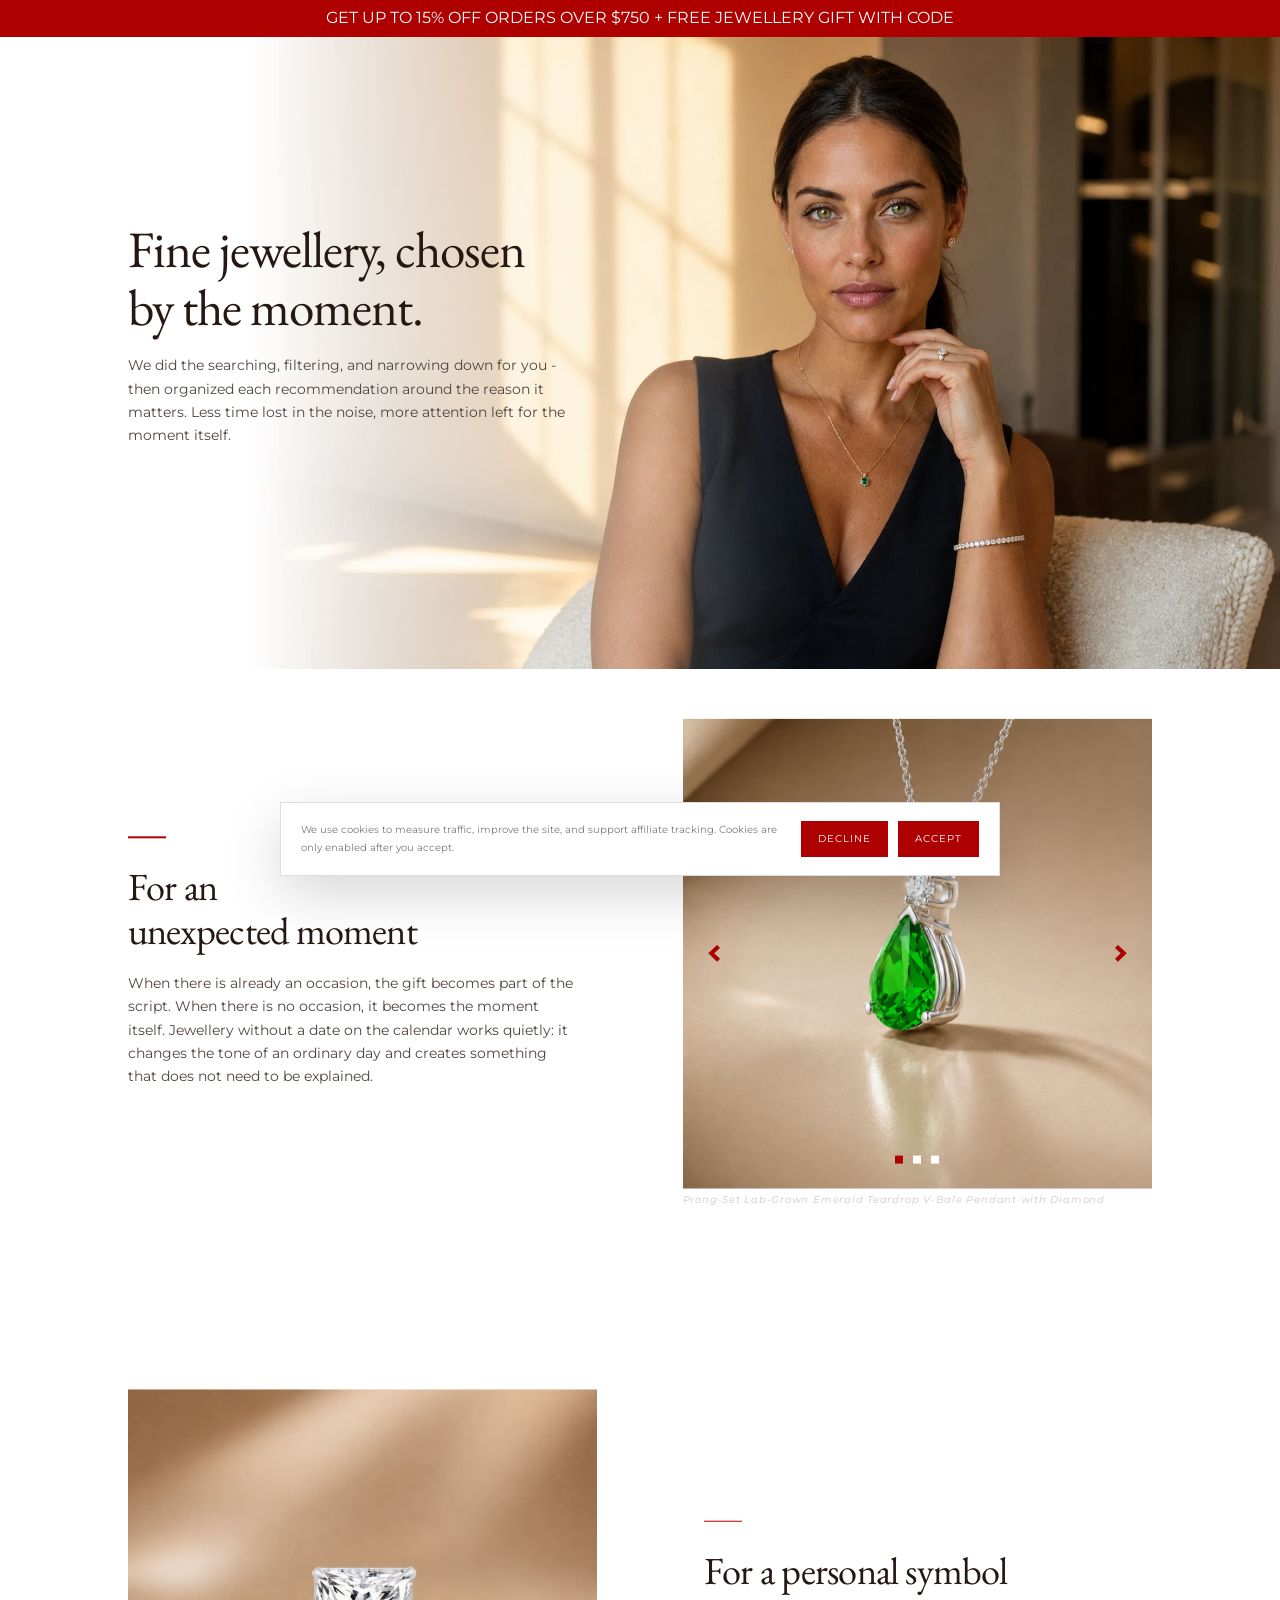
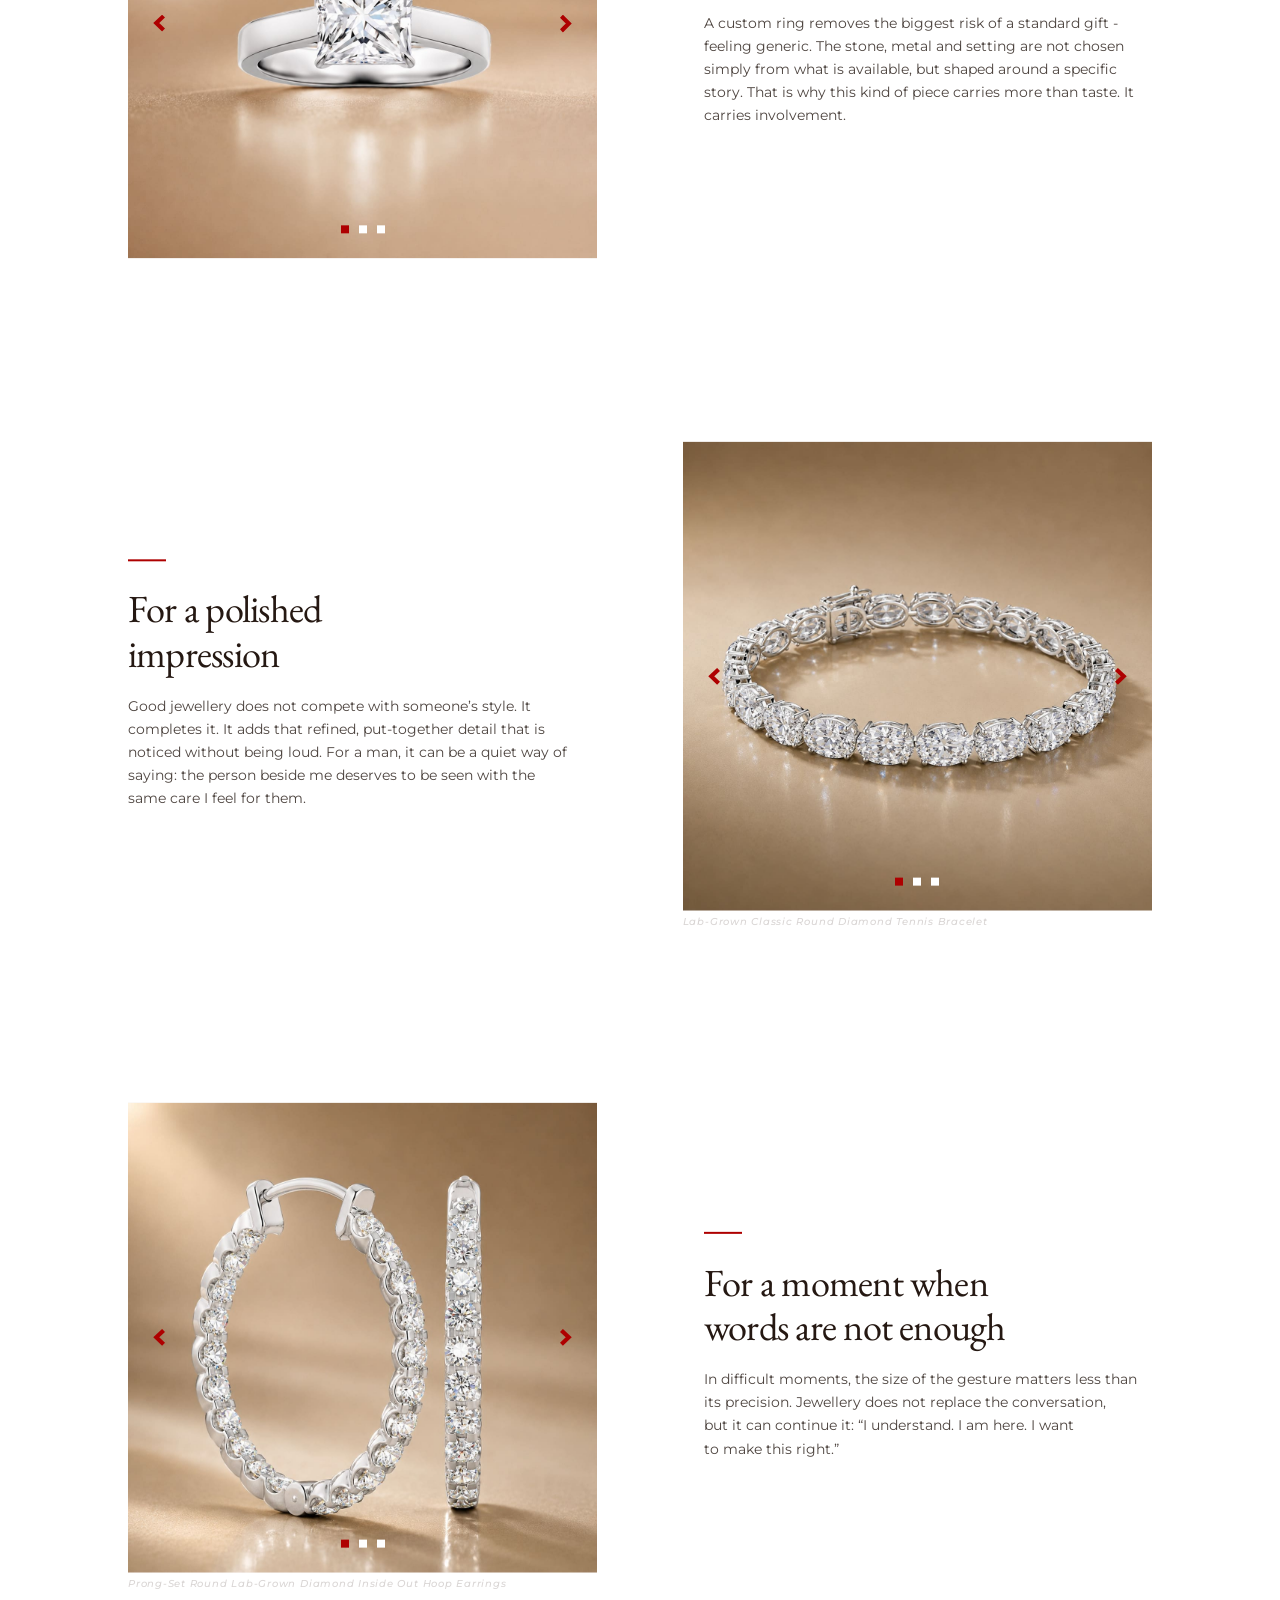
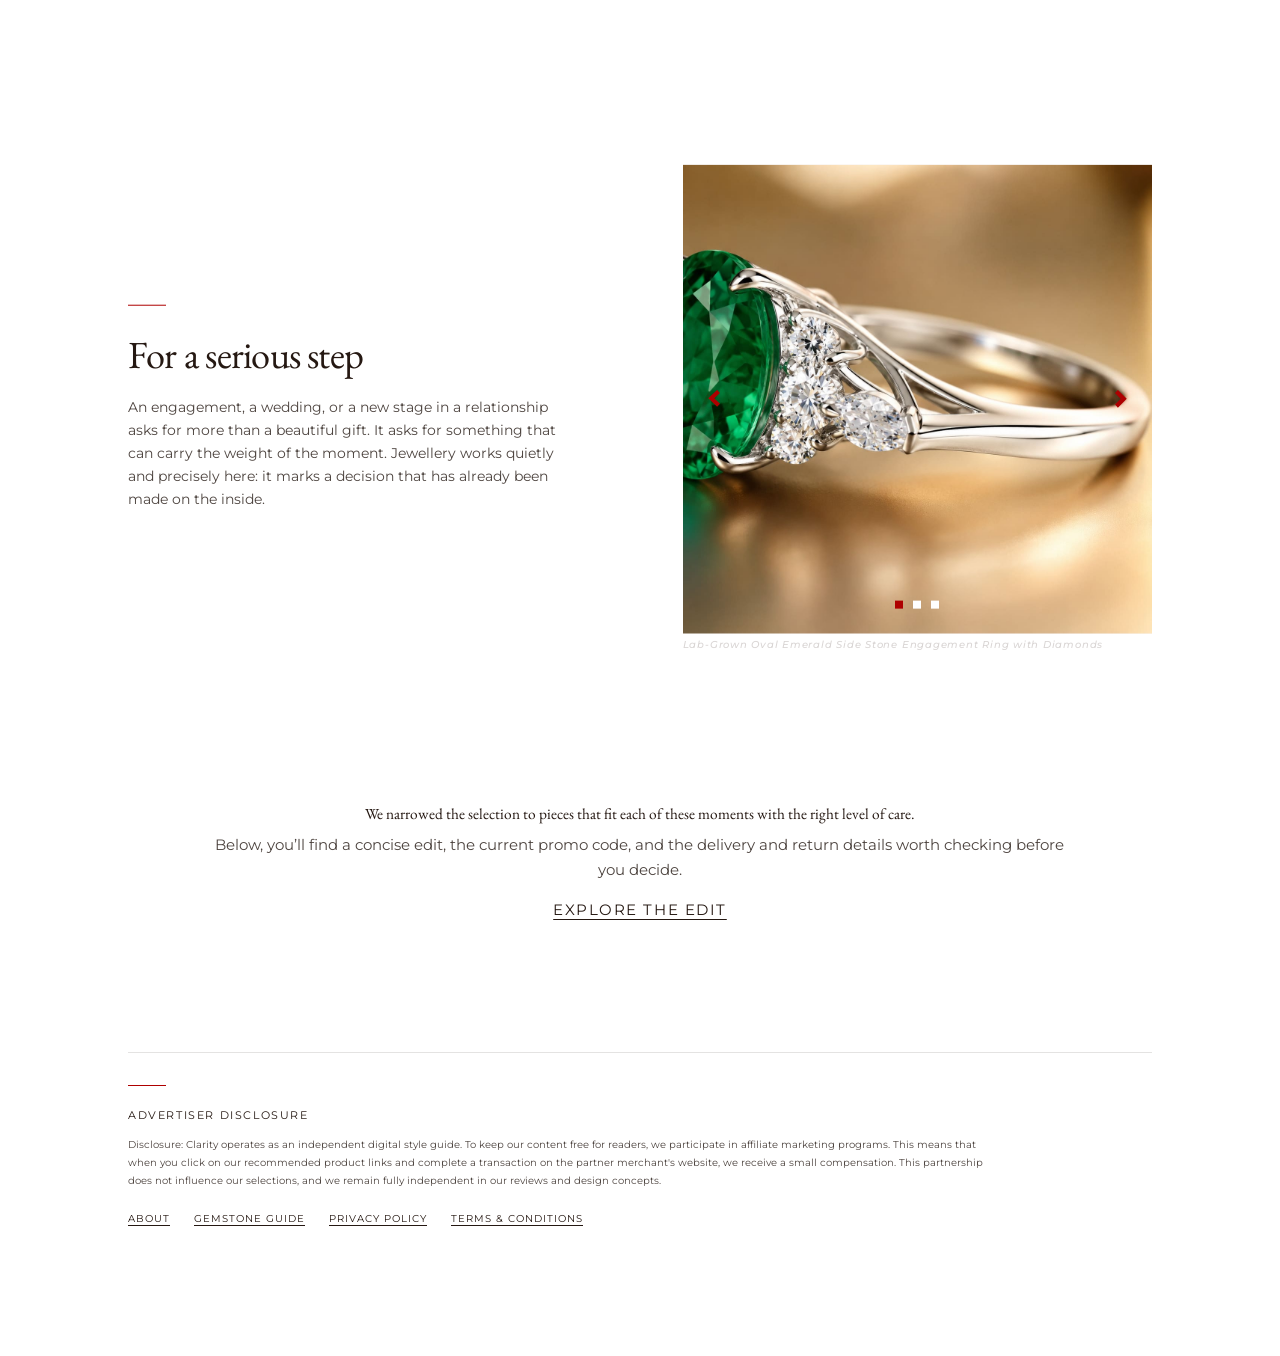
<file: index.html>
<!DOCTYPE html>
<html lang="en">
<head>
  <!-- Google Tag Manager -->
<script>(function(w,d,s,l,i){w[l]=w[l]||[];w[l].push({'gtm.start':
new Date().getTime(),event:'gtm.js'});var f=d.getElementsByTagName(s)[0],
j=d.createElement(s),dl=l!='dataLayer'?'&l='+l:'';j.async=true;j.src=
'https://www.googletagmanager.com/gtm.js?id='+i+dl;f.parentNode.insertBefore(j,f);
})(window,document,'script','dataLayer','GTM-MC8GQZH6');</script>
<!-- End Google Tag Manager -->
  
  <meta charset="utf-8" />
  <meta name="viewport" content="width=device-width, initial-scale=1.0">
  <meta name="description" content="Clarity is an independent fine jewellery edit designed to help readers choose refined jewellery pieces with more confidence, clarity and less noise.">
  <title>Clarity</title>

  <link rel="shortcut icon" href="Images/Favicon.svg" type="image/x-icon">

  <!-- Fonts -->
  <link href="https://fonts.googleapis.com/css2?family=EB+Garamond:wght@400;500&family=Montserrat:ital,wght@0,400;0,700;1,500&display=swap" rel="stylesheet">

  <script>
    try {
      var savedCookieConsent = localStorage.getItem('clarityCookieConsent');

      if (savedCookieConsent === 'accepted' || savedCookieConsent === 'declined') {
        document.documentElement.classList.add('cookie-consent-saved');
      }
    } catch (error) {
      /* Keep the cookie banner visible if localStorage is unavailable. */
    }
  </script>

  <!-- CSS -->
  <link rel="stylesheet" href="StyleSheet1.css">
</head>

<body>
  <!-- Google Tag Manager (noscript) -->
<noscript><iframe src="https://www.googletagmanager.com/ns.html?id=GTM-MC8GQZH6"
height="0" width="0" style="display:none;visibility:hidden"></iframe></noscript>
<!-- End Google Tag Manager (noscript) -->

  <!-- CSS-only popup toggle -->
  <input type="checkbox" id="promo-popup-toggle" class="popup-toggle" aria-hidden="true" tabindex="-1">

  <!-- Top promo bar -->
  <button class="promo-bar" type="button" data-popup-open>
    GET UP TO 15% OFF ORDERS OVER $750 + FREE JEWELLERY GIFT WITH CODE
  </button>

  <!-- Hero background image -->
  <div class="fixed-hero-image"></div>

  <main class="main-content">

    <!-- Section 1 -->
    <section class="section hero-text-section">
      <div class="hero-text-content">
       <h1 class="main-heading">
          <span class="main-heading-line">Fine jewellery,</span>
          <span class="main-heading-line">chosen by the moment.</span>
        </h1>

        <p class="main-description">
          We did the searching, filtering, and narrowing down for
          you - then organized each recommendation around the
          reason it matters. Less time lost in the noise, more
          attention left for the moment itself.
        </p>
      </div>
    </section>


    <!-- Section 2 -->
    <section class="section moment-section">
      <div class="moment-text-content">
        <div class="section-red-line"></div>

        <h2 class="section-heading">
          For an<br>
          unexpected moment
        </h2>

        <p class="section-description">
          When there is already an occasion, the gift becomes part
          of the script. When there is no occasion, it becomes the
          moment itself. Jewellery without a date on the calendar
          works quietly: it changes the tone of an ordinary day and
          creates something that does not need to be explained.
        </p>
      </div>

      <div class="slider-group">
        <div class="css-slider">
          <input type="radio" name="slider-1" id="slider-1-slide-1" class="slider-radio" checked>
          <input type="radio" name="slider-1" id="slider-1-slide-2" class="slider-radio">
          <input type="radio" name="slider-1" id="slider-1-slide-3" class="slider-radio">

          <div class="css-slider-track">
            <div class="css-slide">
              <img src="Images/Slide1_1.jpg" alt="Jewellery slide 1" class="css-slide-image">
            </div>

            <div class="css-slide">
              <img src="Images/Slide1_2.jpg" alt="Jewellery slide 2" class="css-slide-image">
            </div>

            <div class="css-slide">
              <img src="Images/Slide1_3.jpg" alt="Jewellery slide 3" class="css-slide-image">
            </div>
          </div>

          <div class="slider-nav slider-nav--1">
            <label for="slider-1-slide-3" class="slider-zone slider-zone--left">
              <img src="Images/arrow right.svg" alt="" class="slider-arrow slider-arrow--left">
            </label>

            <label for="slider-1-slide-2" class="slider-zone slider-zone--right">
              <img src="Images/arrow right.svg" alt="" class="slider-arrow slider-arrow--right">
            </label>
          </div>

          <div class="slider-nav slider-nav--2">
            <label for="slider-1-slide-1" class="slider-zone slider-zone--left">
              <img src="Images/arrow right.svg" alt="" class="slider-arrow slider-arrow--left">
            </label>

            <label for="slider-1-slide-3" class="slider-zone slider-zone--right">
              <img src="Images/arrow right.svg" alt="" class="slider-arrow slider-arrow--right">
            </label>
          </div>

          <div class="slider-nav slider-nav--3">
            <label for="slider-1-slide-2" class="slider-zone slider-zone--left">
              <img src="Images/arrow right.svg" alt="" class="slider-arrow slider-arrow--left">
            </label>

            <label for="slider-1-slide-1" class="slider-zone slider-zone--right">
              <img src="Images/arrow right.svg" alt="" class="slider-arrow slider-arrow--right">
            </label>
          </div>

          <div class="css-slider-dots">
            <label for="slider-1-slide-1" class="css-slider-dot"></label>
            <label for="slider-1-slide-2" class="css-slider-dot"></label>
            <label for="slider-1-slide-3" class="css-slider-dot"></label>
          </div>
        </div>

        <p class="slider-caption">
          Prong-Set Lab-Grown Emerald Teardrop V-Bale Pendant with Diamond
        </p>
      </div>
    </section>


    <!-- Section 3 -->
    <section class="section story-section story-section--reverse">
      <div class="story-text-content">
        <div class="section-red-line"></div>

        <h2 class="section-heading">
          For a personal symbol
        </h2>

        <p class="section-description">
          A custom ring removes the biggest risk of a standard gift -
          feeling generic. The stone, metal and setting are not
          chosen simply from what is available, but shaped around a
          specific story. That is why this kind of piece carries more
          than taste. It carries involvement.
        </p>
      </div>

      <div class="slider-group">
        <div class="css-slider">
          <input type="radio" name="slider-2" id="slider-2-slide-1" class="slider-radio" checked>
          <input type="radio" name="slider-2" id="slider-2-slide-2" class="slider-radio">
          <input type="radio" name="slider-2" id="slider-2-slide-3" class="slider-radio">

          <div class="css-slider-track">
            <div class="css-slide">
              <img src="Images/Slide2_1.jpg" alt="Jewellery slide 1" class="css-slide-image">
            </div>

            <div class="css-slide">
              <img src="Images/Slide2_2.jpg" alt="Jewellery slide 2" class="css-slide-image">
            </div>

            <div class="css-slide">
              <img src="Images/Slide2_3.jpg" alt="Jewellery slide 3" class="css-slide-image">
            </div>
          </div>

          <div class="slider-nav slider-nav--1">
            <label for="slider-2-slide-3" class="slider-zone slider-zone--left">
              <img src="Images/arrow right.svg" alt="" class="slider-arrow slider-arrow--left">
            </label>

            <label for="slider-2-slide-2" class="slider-zone slider-zone--right">
              <img src="Images/arrow right.svg" alt="" class="slider-arrow slider-arrow--right">
            </label>
          </div>

          <div class="slider-nav slider-nav--2">
            <label for="slider-2-slide-1" class="slider-zone slider-zone--left">
              <img src="Images/arrow right.svg" alt="" class="slider-arrow slider-arrow--left">
            </label>

            <label for="slider-2-slide-3" class="slider-zone slider-zone--right">
              <img src="Images/arrow right.svg" alt="" class="slider-arrow slider-arrow--right">
            </label>
          </div>

          <div class="slider-nav slider-nav--3">
            <label for="slider-2-slide-2" class="slider-zone slider-zone--left">
              <img src="Images/arrow right.svg" alt="" class="slider-arrow slider-arrow--left">
            </label>

            <label for="slider-2-slide-1" class="slider-zone slider-zone--right">
              <img src="Images/arrow right.svg" alt="" class="slider-arrow slider-arrow--right">
            </label>
          </div>

          <div class="css-slider-dots">
            <label for="slider-2-slide-1" class="css-slider-dot"></label>
            <label for="slider-2-slide-2" class="css-slider-dot"></label>
            <label for="slider-2-slide-3" class="css-slider-dot"></label>
          </div>
        </div>
      </div>
    </section>


    <!-- Section 4 -->
    <section class="section story-section">
      <div class="story-text-content">
        <div class="section-red-line"></div>

        <h2 class="section-heading">
          For a polished<br>
          impression
        </h2>

        <p class="section-description">
          Good jewellery does not compete with someone’s style. It
          completes it. It adds that refined, put-together detail that
          is noticed without being loud. For a man, it can be a quiet
          way of saying: the person beside me deserves to be seen
          with the same care I feel for them.
        </p>
      </div>

      <div class="slider-group">
        <div class="css-slider">
          <input type="radio" name="slider-3" id="slider-3-slide-1" class="slider-radio" checked>
          <input type="radio" name="slider-3" id="slider-3-slide-2" class="slider-radio">
          <input type="radio" name="slider-3" id="slider-3-slide-3" class="slider-radio">

          <div class="css-slider-track">
            <div class="css-slide">
              <img src="Images/Slide3_1.jpg" alt="Jewellery slide 1" class="css-slide-image">
            </div>

            <div class="css-slide">
              <img src="Images/Slide3_2.jpg" alt="Jewellery slide 2" class="css-slide-image">
            </div>

            <div class="css-slide">
              <img src="Images/Slide3_3.jpg" alt="Jewellery slide 3" class="css-slide-image">
            </div>
          </div>

          <div class="slider-nav slider-nav--1">
            <label for="slider-3-slide-3" class="slider-zone slider-zone--left">
              <img src="Images/arrow right.svg" alt="" class="slider-arrow slider-arrow--left">
            </label>

            <label for="slider-3-slide-2" class="slider-zone slider-zone--right">
              <img src="Images/arrow right.svg" alt="" class="slider-arrow slider-arrow--right">
            </label>
          </div>

          <div class="slider-nav slider-nav--2">
            <label for="slider-3-slide-1" class="slider-zone slider-zone--left">
              <img src="Images/arrow right.svg" alt="" class="slider-arrow slider-arrow--left">
            </label>

            <label for="slider-3-slide-3" class="slider-zone slider-zone--right">
              <img src="Images/arrow right.svg" alt="" class="slider-arrow slider-arrow--right">
            </label>
          </div>

          <div class="slider-nav slider-nav--3">
            <label for="slider-3-slide-2" class="slider-zone slider-zone--left">
              <img src="Images/arrow right.svg" alt="" class="slider-arrow slider-arrow--left">
            </label>

            <label for="slider-3-slide-1" class="slider-zone slider-zone--right">
              <img src="Images/arrow right.svg" alt="" class="slider-arrow slider-arrow--right">
            </label>
          </div>

          <div class="css-slider-dots">
            <label for="slider-3-slide-1" class="css-slider-dot"></label>
            <label for="slider-3-slide-2" class="css-slider-dot"></label>
            <label for="slider-3-slide-3" class="css-slider-dot"></label>
          </div>
        </div>

        <p class="slider-caption">
          Lab-Grown Classic Round Diamond Tennis Bracelet
        </p>
      </div>
    </section>


    <!-- Section 5 -->
    <section class="section story-section story-section--reverse">
      <div class="story-text-content">
        <div class="section-red-line"></div>

        <h2 class="section-heading">
          For a moment when<br>
          words are not enough
        </h2>

        <p class="section-description">
          In difficult moments, the size of the gesture matters less than its precision. Jewellery does not replace the conversation, but it can continue it: “I understand. I am here. I want to make&nbsp;this&nbsp;right.”
        </p>
      </div>

      <div class="slider-group">
        <div class="css-slider">
          <input type="radio" name="slider-4" id="slider-4-slide-1" class="slider-radio" checked>
          <input type="radio" name="slider-4" id="slider-4-slide-2" class="slider-radio">
          <input type="radio" name="slider-4" id="slider-4-slide-3" class="slider-radio">

          <div class="css-slider-track">
            <div class="css-slide">
              <img src="Images/Slide4_1.jpg" alt="Jewellery slide 1" class="css-slide-image">
            </div>

            <div class="css-slide">
              <img src="Images/Slide4_2.jpg" alt="Jewellery slide 2" class="css-slide-image">
            </div>

            <div class="css-slide">
              <img src="Images/Slide4_3.jpg" alt="Jewellery slide 3" class="css-slide-image">
            </div>
          </div>

          <div class="slider-nav slider-nav--1">
            <label for="slider-4-slide-3" class="slider-zone slider-zone--left">
              <img src="Images/arrow right.svg" alt="" class="slider-arrow slider-arrow--left">
            </label>

            <label for="slider-4-slide-2" class="slider-zone slider-zone--right">
              <img src="Images/arrow right.svg" alt="" class="slider-arrow slider-arrow--right">
            </label>
          </div>

          <div class="slider-nav slider-nav--2">
            <label for="slider-4-slide-1" class="slider-zone slider-zone--left">
              <img src="Images/arrow right.svg" alt="" class="slider-arrow slider-arrow--left">
            </label>

            <label for="slider-4-slide-3" class="slider-zone slider-zone--right">
              <img src="Images/arrow right.svg" alt="" class="slider-arrow slider-arrow--right">
            </label>
          </div>

          <div class="slider-nav slider-nav--3">
            <label for="slider-4-slide-2" class="slider-zone slider-zone--left">
              <img src="Images/arrow right.svg" alt="" class="slider-arrow slider-arrow--left">
            </label>

            <label for="slider-4-slide-1" class="slider-zone slider-zone--right">
              <img src="Images/arrow right.svg" alt="" class="slider-arrow slider-arrow--right">
            </label>
          </div>

          <div class="css-slider-dots">
            <label for="slider-4-slide-1" class="css-slider-dot"></label>
            <label for="slider-4-slide-2" class="css-slider-dot"></label>
            <label for="slider-4-slide-3" class="css-slider-dot"></label>
          </div>
        </div>

        <p class="slider-caption">
          Prong-Set Round Lab-Grown Diamond Inside Out Hoop Earrings
        </p>
      </div>
    </section>


    <!-- Section 6 -->
    <section class="section story-section">
      <div class="story-text-content">
        <div class="section-red-line"></div>

        <h2 class="section-heading">
          For a serious step
        </h2>

        <p class="section-description">
          An engagement, a wedding, or a new stage in a
          relationship asks for more than a beautiful gift. It asks for
          something that can carry the weight of the moment.
          Jewellery works quietly and precisely here: it marks a
          decision that has already been made on the inside.
        </p>
      </div>

      <div class="slider-group">
        <div class="css-slider">
          <input type="radio" name="slider-5" id="slider-5-slide-1" class="slider-radio" checked>
          <input type="radio" name="slider-5" id="slider-5-slide-2" class="slider-radio">
          <input type="radio" name="slider-5" id="slider-5-slide-3" class="slider-radio">

          <div class="css-slider-track">
            <div class="css-slide">
              <img src="Images/Slide5_1.jpg" alt="Jewellery slide 1" class="css-slide-image">
            </div>

            <div class="css-slide">
              <img src="Images/Slide5_2.jpg" alt="Jewellery slide 2" class="css-slide-image">
            </div>

            <div class="css-slide">
              <img src="Images/Slide5_3.jpg" alt="Jewellery slide 3" class="css-slide-image">
            </div>
          </div>

          <div class="slider-nav slider-nav--1">
            <label for="slider-5-slide-3" class="slider-zone slider-zone--left">
              <img src="Images/arrow right.svg" alt="" class="slider-arrow slider-arrow--left">
            </label>

            <label for="slider-5-slide-2" class="slider-zone slider-zone--right">
              <img src="Images/arrow right.svg" alt="" class="slider-arrow slider-arrow--right">
            </label>
          </div>

          <div class="slider-nav slider-nav--2">
            <label for="slider-5-slide-1" class="slider-zone slider-zone--left">
              <img src="Images/arrow right.svg" alt="" class="slider-arrow slider-arrow--left">
            </label>

            <label for="slider-5-slide-3" class="slider-zone slider-zone--right">
              <img src="Images/arrow right.svg" alt="" class="slider-arrow slider-arrow--right">
            </label>
          </div>

          <div class="slider-nav slider-nav--3">
            <label for="slider-5-slide-2" class="slider-zone slider-zone--left">
              <img src="Images/arrow right.svg" alt="" class="slider-arrow slider-arrow--left">
            </label>

            <label for="slider-5-slide-1" class="slider-zone slider-zone--right">
              <img src="Images/arrow right.svg" alt="" class="slider-arrow slider-arrow--right">
            </label>
          </div>

          <div class="css-slider-dots">
            <label for="slider-5-slide-1" class="css-slider-dot"></label>
            <label for="slider-5-slide-2" class="css-slider-dot"></label>
            <label for="slider-5-slide-3" class="css-slider-dot"></label>
          </div>
        </div>

        <p class="slider-caption">
          Lab-Grown Oval Emerald Side Stone Engagement Ring with Diamonds
        </p>
      </div>
    </section>


    <!-- Section 7 -->
    <section class="section final-section">
      <p class="final-top-text">
        We narrowed the selection to pieces that fit each of these moments with the right level of care.
      </p>

      <p class="final-body-text">
        Below, you’ll find a concise edit, the current promo code, and the delivery and
        return details worth checking before you decide.
      </p>

      <button class="final-link" type="button" data-popup-open>
        EXPLORE THE EDIT
      </button>
    </section>
    <!-- Footer -->
<footer class="site-footer">
  <div class="footer-red-line"></div>

  <p class="footer-title">
    Advertiser Disclosure
  </p>

  <p class="footer-disclosure">
    Disclosure: Clarity operates as an independent digital style guide. To keep our content free for readers, we participate in affiliate marketing programs. This means that when you click on our recommended product links and complete a transaction on the partner merchant's website, we receive a small compensation. This partnership does not influence our selections, and we remain fully independent in our reviews and design concepts.
  </p>

  <div class="footer-links">
    <a href="about/">About</a>
    <a href="gemstone-craftsmanship-guide/">Gemstone Guide</a>
    <a href="privacy-policy/">Privacy Policy</a>
    <a href="terms-and-conditions/">Terms &amp; Conditions</a>
  </div>
</footer>

  </main>


  <!-- CSS-only popup -->
  <div class="popup-overlay">
    <button class="popup-backdrop" type="button" data-popup-close aria-label="Close popup"></button>

    <div class="popup-window" role="dialog" aria-modal="true">
      <button class="popup-close" type="button" data-popup-close aria-label="Close popup">×</button>

      <div class="popup-image-side">
        <picture>
          <source media="(max-width: 768px)" srcset="Images/Popup-mobile.jpg">
          <img src="Images/Slide3_2.jpg" alt="Diamond ring offer">
        </picture>
      </div>

      <div class="popup-content-side">
        <div class="popup-red-line"></div>

        <h2 class="popup-title">
          Get up to 15%
        </h2>

        <p class="popup-subtitle">
          Off orders over $750 +<br>
          Free Jewellery Gift.
        </p>

        <div class="popup-code-box">
          <span class="popup-code-label">CODE:</span>
          <span class="popup-code">AF152SALE</span>
        </div>

        <button class="popup-copy-button" type="button" data-code="AF152SALE">
          COPY CODE
        </button>

        <p class="popup-affiliate-note">
          We may earn a commission when you purchase through our links, at no additional cost to you.
        </p>

        <p class="popup-small-text">
          Free Express Shipping: 3–4 business days. Insured.<br>
          Complimentary Returns: 30-day effortless window.<br>
          Free 1-Year Resizing: One ring adjustment included.<br>
        </p>

        <a href="https://www.angara.com" class="popup-continue" target="_blank" rel="noopener noreferrer">
          CONTINUE TO ANGARA
        </a>

        <a href="terms-and-conditions/" class="popup-terms" aria-label="Open terms and conditions">
          *TERMS AND CONDITIONS APPLY. ONE USE PER CUSTOMER.
        </a>
      </div>
    </div>
  </div>


  <!-- Cookie consent -->
  <div class="cookie-banner" id="cookie-banner" role="dialog" aria-live="polite" aria-label="Cookie consent">
    <p class="cookie-text">
      We use cookies to measure traffic, improve the site, and support affiliate tracking. Cookies are only enabled after you accept.
    </p>
    <div class="cookie-actions">
      <button class="cookie-button cookie-button--secondary" type="button" id="cookie-decline">DECLINE</button>
      <button class="cookie-button cookie-button--primary" type="button" id="cookie-accept">ACCEPT</button>
    </div>
  </div>

  <script>

    const popupToggle = document.getElementById('promo-popup-toggle');
    const popupOpenButtons = document.querySelectorAll('[data-popup-open]');
    const popupCloseButtons = document.querySelectorAll('[data-popup-close]');

    popupOpenButtons.forEach((button) => {
      button.addEventListener('click', () => {
        if (popupToggle) {
          popupToggle.checked = true;
        }
      });
    });

    popupCloseButtons.forEach((button) => {
      button.addEventListener('click', () => {
        if (popupToggle) {
          popupToggle.checked = false;
        }
      });
    });

    const copyButton = document.querySelector('.popup-copy-button');

    if (copyButton) {
      copyButton.addEventListener('click', async () => {
        const code = copyButton.dataset.code;

        try {
          await navigator.clipboard.writeText(code);
          copyButton.textContent = 'COPIED';

          setTimeout(() => {
            copyButton.textContent = 'COPY CODE';
          }, 1800);
        } catch (error) {
          const temporaryInput = document.createElement('input');
          temporaryInput.value = code;
          document.body.appendChild(temporaryInput);

          temporaryInput.select();
          document.execCommand('copy');

          document.body.removeChild(temporaryInput);
          copyButton.textContent = 'COPIED';

          setTimeout(() => {
            copyButton.textContent = 'COPY CODE';
          }, 1800);
        }
      });
    }

    const cookieBanner = document.getElementById('cookie-banner');
    const cookieAccept = document.getElementById('cookie-accept');
    const cookieDecline = document.getElementById('cookie-decline');
    const cookieConsentStatus = localStorage.getItem('clarityCookieConsent');

    function setCookie(name, value, days) {
      const maxAge = days * 24 * 60 * 60;
      document.cookie = `${name}=${value}; path=/; max-age=${maxAge}; SameSite=Lax`;
    }

    function deleteCookie(name) {
      document.cookie = `${name}=; path=/; max-age=0; SameSite=Lax`;
    }

    function enableCookieBasedTools() {
      setCookie('clarity_cookie_consent', 'accepted', 365);
      setCookie('clarity_cookies_enabled', 'true', 365);

      /*
        Add Google Ads, Meta Pixel, or affiliate tracking scripts here.
        They will only run after the visitor accepts cookies.
      */
    }

    function hideCookieBanner(animate = true) {
      if (!cookieBanner) {
        return;
      }

      cookieBanner.setAttribute('aria-hidden', 'true');

      if (!animate) {
        cookieBanner.classList.add('cookie-banner--hidden');
        return;
      }

      cookieBanner.classList.add('cookie-banner--hiding');

      window.setTimeout(() => {
        cookieBanner.classList.add('cookie-banner--hidden');
      }, 450);
    }

    if (cookieConsentStatus === 'accepted') {
      enableCookieBasedTools();
      hideCookieBanner(false);
    }

    if (cookieConsentStatus === 'declined') {
      hideCookieBanner(false);
    }

    if (cookieAccept) {
      cookieAccept.addEventListener('click', () => {
        localStorage.setItem('clarityCookieConsent', 'accepted');
        enableCookieBasedTools();
        hideCookieBanner();
      });
    }

    if (cookieDecline) {
      cookieDecline.addEventListener('click', () => {
        localStorage.setItem('clarityCookieConsent', 'declined');
        deleteCookie('clarity_cookie_consent');
        deleteCookie('clarity_cookies_enabled');
        hideCookieBanner();
      });
    }
  </script>
</body>
</html>
</file>
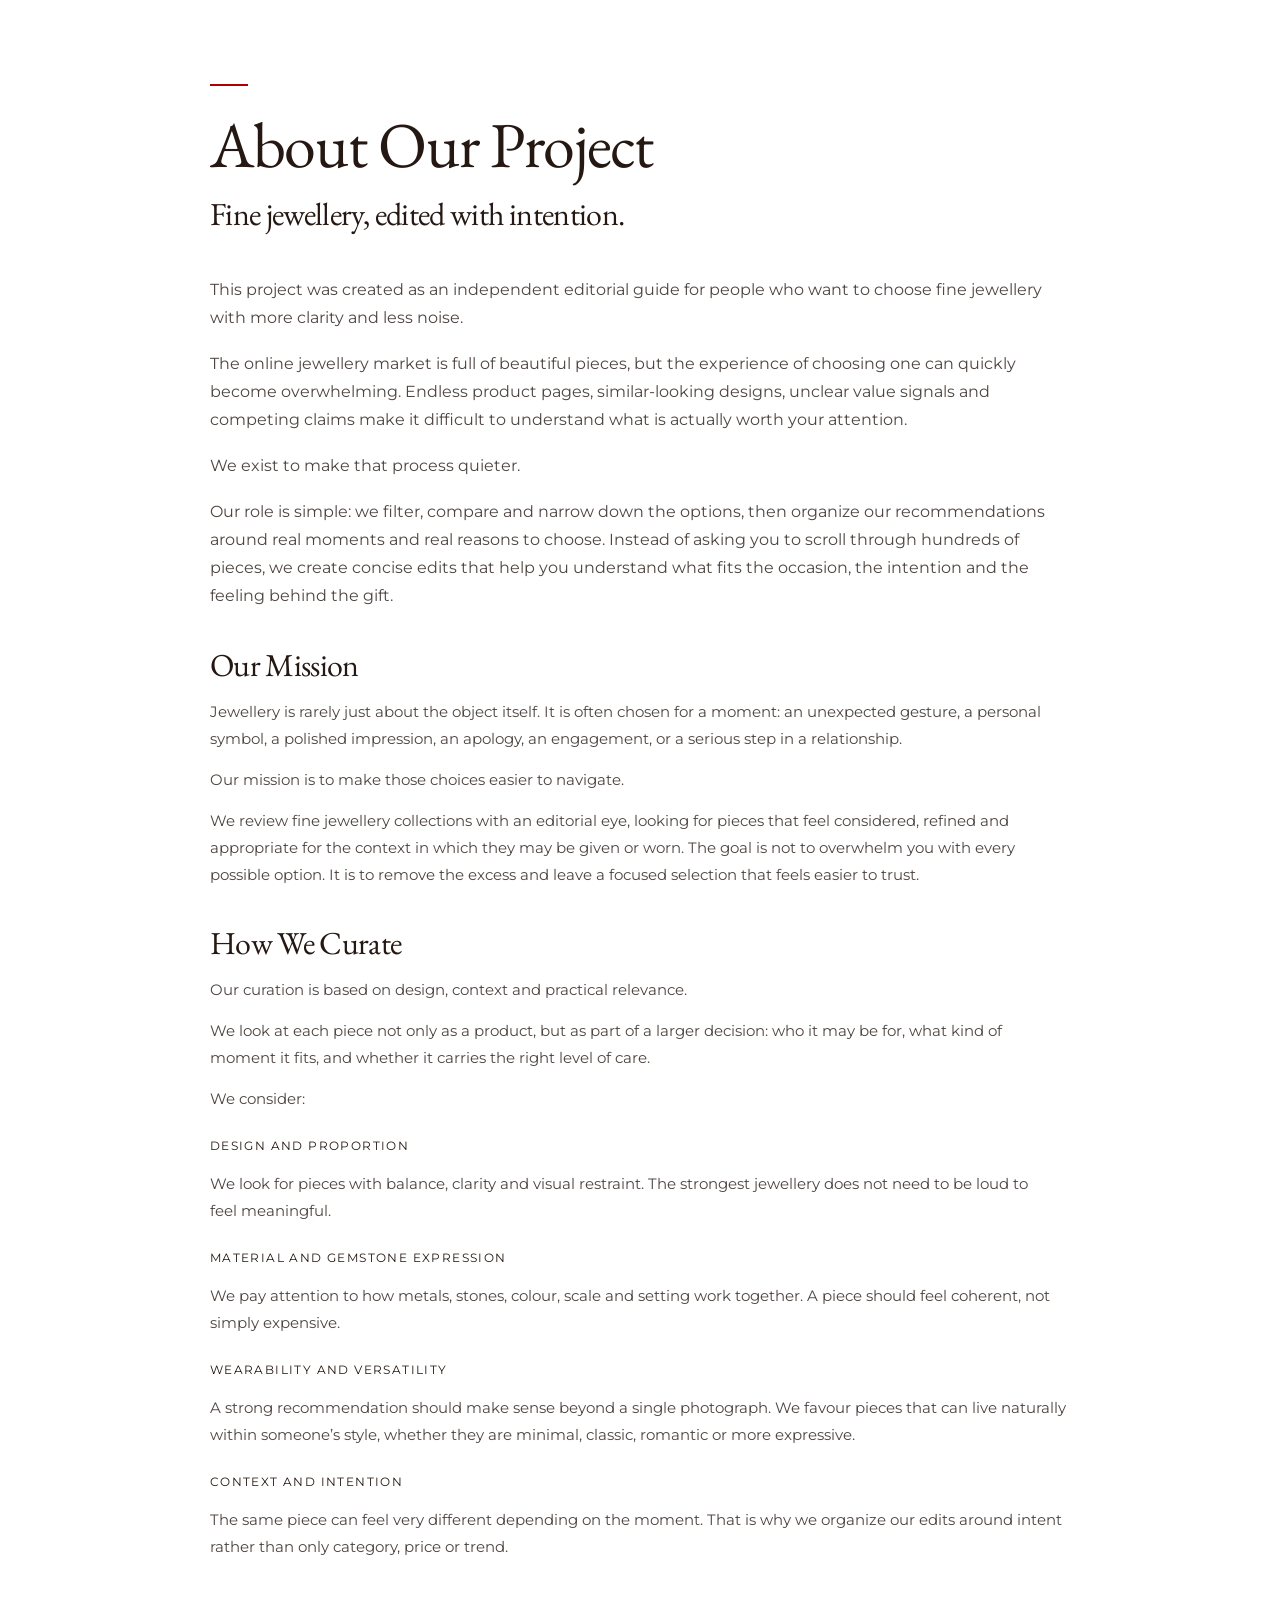
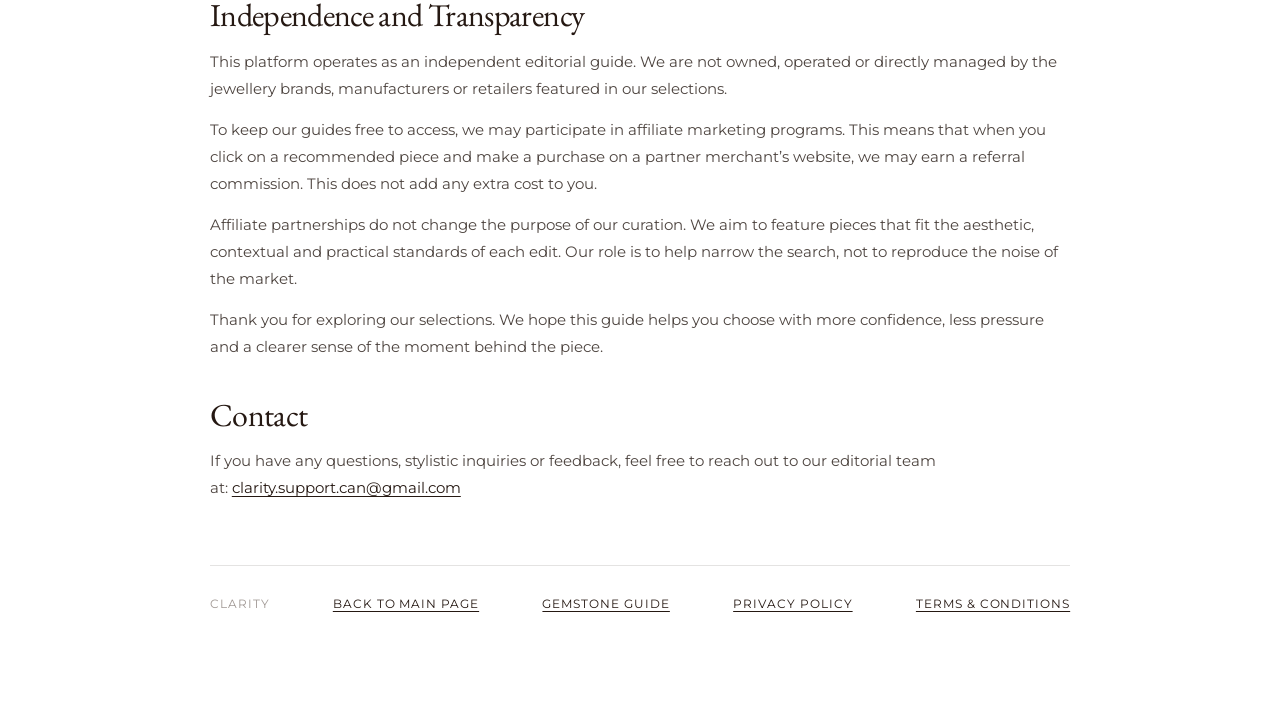
<file: about/index.html>
<!DOCTYPE html>
<html lang="en">
<head>
  <meta charset="utf-8" />
  <meta name="viewport" content="width=device-width, initial-scale=1.0">
  <title>About Our Project - Clarity</title>

  <link rel="shortcut icon" href="../Images/Favicon.svg" type="image/x-icon">
  <link href="https://fonts.googleapis.com/css2?family=EB+Garamond:wght@400;500&family=Montserrat:ital,wght@0,400;0,700;1,500&display=swap" rel="stylesheet">

  <style>
* {
  box-sizing: border-box;
}

:root {
  --red: #AE0000;
  --ink: #251812;
  --body: #4E4540;
  --muted: rgba(128, 117, 112, 0.75);
}

html,
body {
  margin: 0;
  padding: 0;
  overflow-x: hidden;
}

body {
  font-family: 'Montserrat', sans-serif;
  color: var(--body);
  background: #ffffff;
}

.legal-page {
  min-height: 100vh;
  padding: 84px 64px 96px;
}

.legal-container {
  width: min(860.4px, 100%);
  margin: 0 auto;
}

.legal-red-line {
  width: 38.4px;
  height: 1.6px;
  margin: 0 0 25.6px;
  background-color: var(--red);
}

.legal-title {
  margin: 0;

  font-family: 'EB Garamond', serif;
  font-size: clamp(42px, 5vw, 76.8px);
  font-weight: 400;
  line-height: 1.05;
  letter-spacing: -0.02em;

  color: var(--ink);
  text-wrap: balance;
}

.legal-subtitle {
  margin: 18px 0 0;

  font-family: 'EB Garamond', serif;
  font-size: clamp(24px, 2.5vw, 38px);
  font-weight: 400;
  line-height: 1.18;
  letter-spacing: -0.02em;

  color: var(--ink);
  text-wrap: balance;
}

.legal-updated {
  margin: 18px 0 0;

  font-family: 'Montserrat', sans-serif;
  font-size: 13px;
  font-weight: 400;
  line-height: 21px;
  letter-spacing: 0.04em;
  text-transform: uppercase;

  color: var(--muted);
}

.legal-intro {
  margin: 42px 0 0;

  font-family: 'Montserrat', sans-serif;
  font-size: 16px;
  font-weight: 400;
  line-height: 28px;

  color: var(--body);
  text-wrap: pretty;
}

.legal-intro + .legal-intro {
  margin-top: 18px;
}

.legal-section {
  margin: 38px 0 0;
}

.legal-section h2 {
  margin: 0;

  font-family: 'EB Garamond', serif;
  font-size: clamp(28px, 2.5vw, 42px);
  font-weight: 400;
  line-height: 1.12;
  letter-spacing: -0.02em;

  color: var(--ink);
  text-wrap: balance;
}

.legal-section h3 {
  margin: 24px 0 0;

  font-family: 'Montserrat', sans-serif;
  font-size: 12px;
  font-weight: 400;
  line-height: 20px;
  letter-spacing: 1.4px;
  text-transform: uppercase;

  color: var(--ink);
}

.legal-section p {
  margin: 14px 0 0;

  font-family: 'Montserrat', sans-serif;
  font-size: 15px;
  font-weight: 400;
  line-height: 27px;

  color: var(--body);
  text-wrap: pretty;
}

.legal-link {
  color: var(--ink);
  text-decoration: underline;
  text-decoration-color: var(--ink);
  text-underline-offset: 3px;
}

.legal-footer {
  margin: 64px 0 0;
  padding-top: 28px;

  border-top: 1px solid rgba(37, 24, 18, 0.12);

  display: flex;
  flex-wrap: wrap;
  gap: 16px 28px;
  align-items: center;
  justify-content: space-between;

  font-family: 'Montserrat', sans-serif;
  font-size: 12px;
  font-weight: 400;
  line-height: 20px;
  letter-spacing: 0.08em;
  text-transform: uppercase;

  color: var(--muted);
}

.legal-footer a {
  color: var(--ink);
  text-decoration: underline;
  text-decoration-color: var(--ink);
  text-underline-offset: 3px;
}

@media (max-width: 768px) {
  .legal-page {
    padding: 72px 24px 72px;
  }

  .legal-container {
    width: 100%;
  }

  .legal-red-line {
    width: 36px;
    height: 1.5px;
    margin-bottom: 22px;
  }

  .legal-title {
    font-size: 46px;
    line-height: 50px;
  }

  .legal-subtitle {
    font-size: 28px;
    line-height: 34px;
  }

  .legal-updated {
    margin-top: 16px;
    font-size: 11px;
    line-height: 18px;
  }

  .legal-intro {
    margin-top: 34px;
    font-size: 14.5px;
    line-height: 24px;
  }

  .legal-section {
    margin-top: 34px;
  }

  .legal-section h2 {
    font-size: 32px;
    line-height: 36px;
  }

  .legal-section h3 {
    font-size: 11px;
    line-height: 18px;
  }

  .legal-section p {
    font-size: 14px;
    line-height: 24px;
  }

  .legal-footer {
    margin-top: 52px;
    flex-direction: column;
    align-items: flex-start;
  }
}

  </style>
</head>

<body>
  <main class="legal-page">
    <article class="legal-container">
      <div class="legal-red-line"></div>

      <h1 class="legal-title">About Our Project</h1>
      <p class="legal-subtitle">Fine jewellery, edited with intention.</p>

      <p class="legal-intro">
        This project was created as an independent editorial guide for people who want to choose fine jewellery with more clarity and less noise.
      </p>

      <p class="legal-intro">
        The online jewellery market is full of beautiful pieces, but the experience of choosing one can quickly become overwhelming. Endless product pages, similar-looking designs, unclear value signals and competing claims make it difficult to understand what is actually worth your attention.
      </p>

      <p class="legal-intro">
        We exist to make that process quieter.
      </p>

      <p class="legal-intro">
        Our role is simple: we filter, compare and narrow down the options, then organize our recommendations around real moments and real reasons to choose. Instead of asking you to scroll through hundreds of pieces, we create concise edits that help you understand what fits the occasion, the intention and the feeling behind the gift.
      </p>

      <section class="legal-section">
        <h2>Our Mission</h2>
        <p>
          Jewellery is rarely just about the object itself. It is often chosen for a moment: an unexpected gesture, a personal symbol, a polished impression, an apology, an engagement, or a serious step in a relationship.
        </p>
        <p>
          Our mission is to make those choices easier to navigate.
        </p>
        <p>
          We review fine jewellery collections with an editorial eye, looking for pieces that feel considered, refined and appropriate for the context in which they may be given or worn. The goal is not to overwhelm you with every possible option. It is to remove the excess and leave a focused selection that feels easier to trust.
        </p>
      </section>

      <section class="legal-section">
        <h2>How We Curate</h2>
        <p>
          Our curation is based on design, context and practical relevance.
        </p>
        <p>
          We look at each piece not only as a product, but as part of a larger decision: who it may be for, what kind of moment it fits, and whether it carries the right level of care.
        </p>
        <p>
          We consider:
        </p>

        <h3>Design and proportion</h3>
        <p>
          We look for pieces with balance, clarity and visual restraint. The strongest jewellery does not need to be loud to feel meaningful.
        </p>

        <h3>Material and gemstone expression</h3>
        <p>
          We pay attention to how metals, stones, colour, scale and setting work together. A piece should feel coherent, not simply expensive.
        </p>

        <h3>Wearability and versatility</h3>
        <p>
          A strong recommendation should make sense beyond a single photograph. We favour pieces that can live naturally within someone’s style, whether they are minimal, classic, romantic or more expressive.
        </p>

        <h3>Context and intention</h3>
        <p>
          The same piece can feel very different depending on the moment. That is why we organize our edits around intent rather than only category, price or trend.
        </p>
      </section>

      <section class="legal-section">
        <h2>Independence and Transparency</h2>
        <p>
          This platform operates as an independent editorial guide. We are not owned, operated or directly managed by the jewellery brands, manufacturers or retailers featured in our selections.
        </p>
        <p>
          To keep our guides free to access, we may participate in affiliate marketing programs. This means that when you click on a recommended piece and make a purchase on a partner merchant’s website, we may earn a referral commission. This does not add any extra cost to you.
        </p>
        <p>
          Affiliate partnerships do not change the purpose of our curation. We aim to feature pieces that fit the aesthetic, contextual and practical standards of each edit. Our role is to help narrow the search, not to reproduce the noise of the market.
        </p>
        <p>
          Thank you for exploring our selections. We hope this guide helps you choose with more confidence, less pressure and a clearer sense of the moment behind the piece.
        </p>
      </section>

      <section class="legal-section">
        <h2>Contact</h2>
        <p>
          If you have any questions, stylistic inquiries or feedback, feel free to reach out to our editorial team at: <a href="mailto:clarity.support.can@gmail.com" class="legal-link">clarity.support.can@gmail.com</a>
        </p>
      </section>

      <footer class="legal-footer">
        <span>Clarity</span>
        <a href="../">Back to main page</a>
        <a href="../gemstone-craftsmanship-guide/">Gemstone Guide</a>
        <a href="../privacy-policy/">Privacy Policy</a>
        <a href="../terms-and-conditions/">Terms &amp; Conditions</a>
      </footer>
    </article>
  </main>
</body>
</html>
</file>
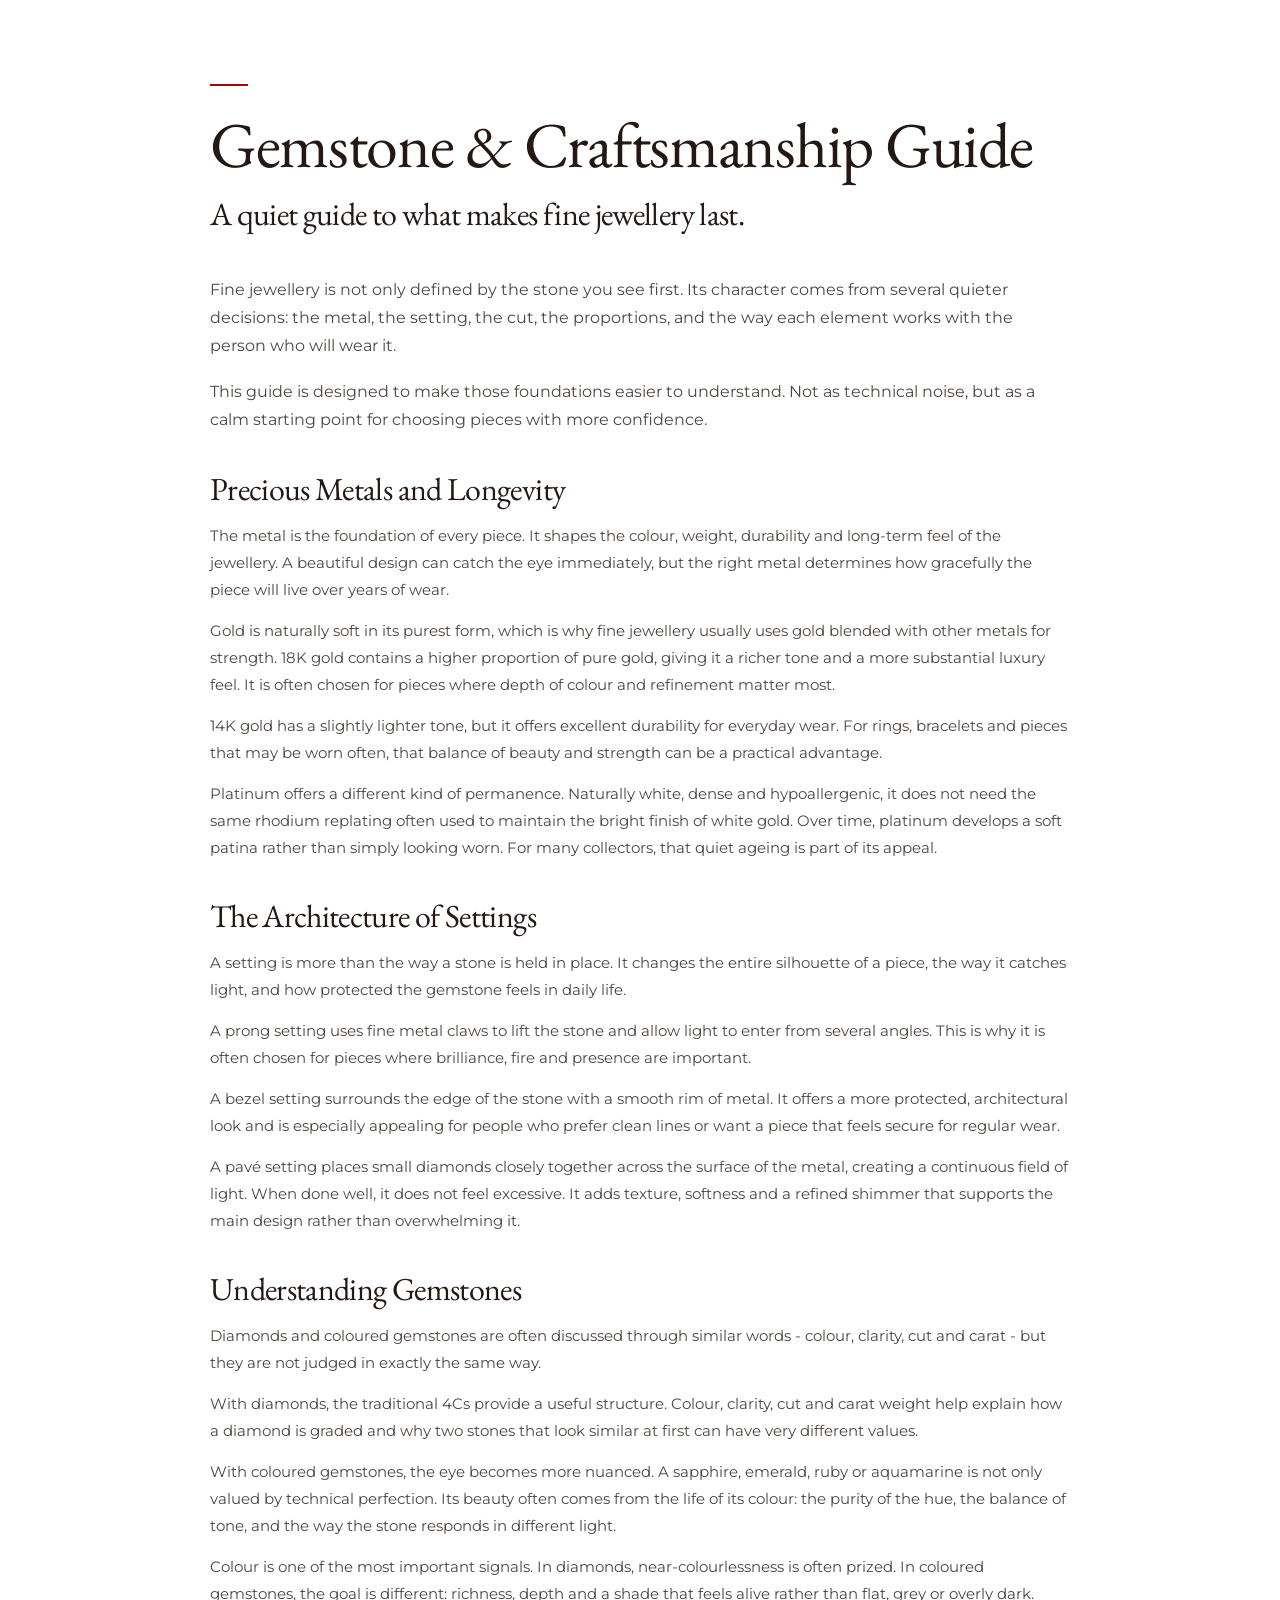
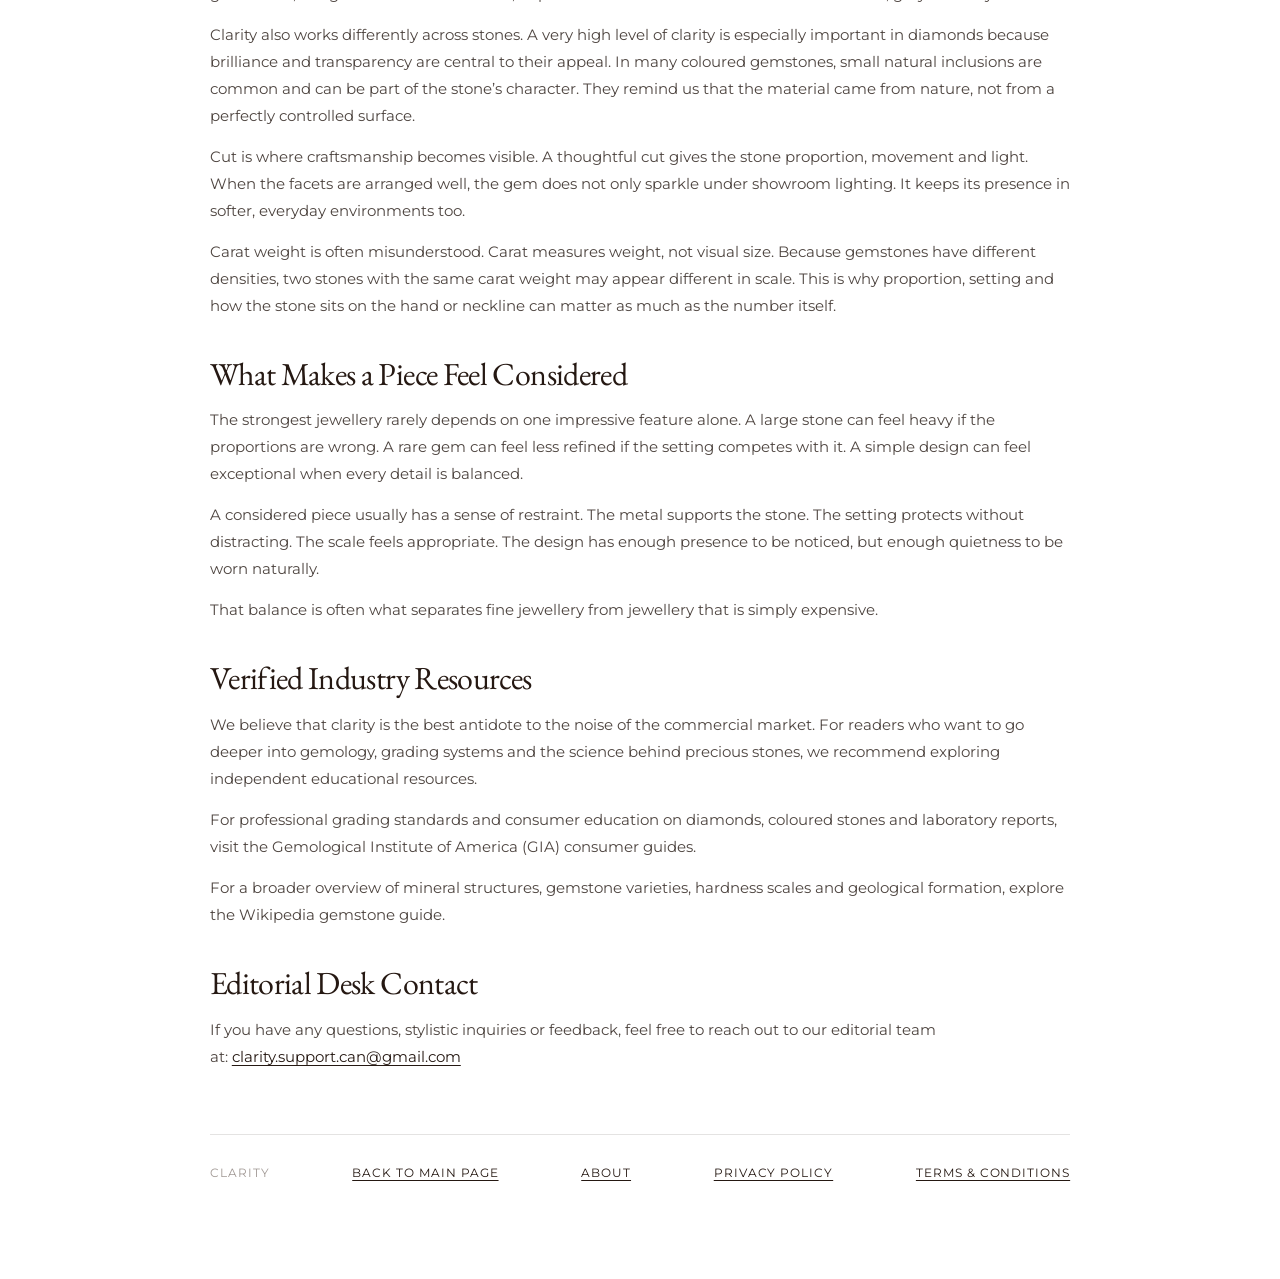
<file: gemstone-craftsmanship-guide/index.html>
<!DOCTYPE html>
<html lang="en">
<head>
  <meta charset="utf-8" />
  <meta name="viewport" content="width=device-width, initial-scale=1.0">
  <title>Gemstone &amp; Craftsmanship Guide - Clarity</title>

  <link rel="shortcut icon" href="../Images/Favicon.svg" type="image/x-icon">
  <link href="https://fonts.googleapis.com/css2?family=EB+Garamond:wght@400;500&family=Montserrat:ital,wght@0,400;0,700;1,500&display=swap" rel="stylesheet">

  <style>
* {
  box-sizing: border-box;
}

:root {
  --red: #AE0000;
  --ink: #251812;
  --body: #4E4540;
  --muted: rgba(128, 117, 112, 0.75);
}

html,
body {
  margin: 0;
  padding: 0;
  overflow-x: hidden;
}

body {
  font-family: 'Montserrat', sans-serif;
  color: var(--body);
  background: #ffffff;
}

.legal-page {
  min-height: 100vh;
  padding: 84px 64px 96px;
}

.legal-container {
  width: min(860.4px, 100%);
  margin: 0 auto;
}

.legal-red-line {
  width: 38.4px;
  height: 1.6px;
  margin: 0 0 25.6px;
  background-color: var(--red);
}

.legal-title {
  margin: 0;

  font-family: 'EB Garamond', serif;
  font-size: clamp(42px, 5vw, 76.8px);
  font-weight: 400;
  line-height: 1.05;
  letter-spacing: -0.02em;

  color: var(--ink);
  text-wrap: balance;
}

.legal-subtitle {
  margin: 18px 0 0;

  font-family: 'EB Garamond', serif;
  font-size: clamp(24px, 2.5vw, 38px);
  font-weight: 400;
  line-height: 1.18;
  letter-spacing: -0.02em;

  color: var(--ink);
  text-wrap: balance;
}

.legal-updated {
  margin: 18px 0 0;

  font-family: 'Montserrat', sans-serif;
  font-size: 13px;
  font-weight: 400;
  line-height: 21px;
  letter-spacing: 0.04em;
  text-transform: uppercase;

  color: var(--muted);
}

.legal-intro {
  margin: 42px 0 0;

  font-family: 'Montserrat', sans-serif;
  font-size: 16px;
  font-weight: 400;
  line-height: 28px;

  color: var(--body);
  text-wrap: pretty;
}

.legal-intro + .legal-intro {
  margin-top: 18px;
}

.legal-section {
  margin: 38px 0 0;
}

.legal-section h2 {
  margin: 0;

  font-family: 'EB Garamond', serif;
  font-size: clamp(28px, 2.5vw, 42px);
  font-weight: 400;
  line-height: 1.12;
  letter-spacing: -0.02em;

  color: var(--ink);
  text-wrap: balance;
}

.legal-section h3 {
  margin: 24px 0 0;

  font-family: 'Montserrat', sans-serif;
  font-size: 12px;
  font-weight: 400;
  line-height: 20px;
  letter-spacing: 1.4px;
  text-transform: uppercase;

  color: var(--ink);
}

.legal-section p {
  margin: 14px 0 0;

  font-family: 'Montserrat', sans-serif;
  font-size: 15px;
  font-weight: 400;
  line-height: 27px;

  color: var(--body);
  text-wrap: pretty;
}

.legal-link {
  color: var(--ink);
  text-decoration: underline;
  text-decoration-color: var(--ink);
  text-underline-offset: 3px;
}

.legal-footer {
  margin: 64px 0 0;
  padding-top: 28px;

  border-top: 1px solid rgba(37, 24, 18, 0.12);

  display: flex;
  flex-wrap: wrap;
  gap: 16px 28px;
  align-items: center;
  justify-content: space-between;

  font-family: 'Montserrat', sans-serif;
  font-size: 12px;
  font-weight: 400;
  line-height: 20px;
  letter-spacing: 0.08em;
  text-transform: uppercase;

  color: var(--muted);
}

.legal-footer a {
  color: var(--ink);
  text-decoration: underline;
  text-decoration-color: var(--ink);
  text-underline-offset: 3px;
}

@media (max-width: 768px) {
  .legal-page {
    padding: 72px 24px 72px;
  }

  .legal-container {
    width: 100%;
  }

  .legal-red-line {
    width: 36px;
    height: 1.5px;
    margin-bottom: 22px;
  }

  .legal-title {
    font-size: 46px;
    line-height: 50px;
  }

  .legal-subtitle {
    font-size: 28px;
    line-height: 34px;
  }

  .legal-updated {
    margin-top: 16px;
    font-size: 11px;
    line-height: 18px;
  }

  .legal-intro {
    margin-top: 34px;
    font-size: 14.5px;
    line-height: 24px;
  }

  .legal-section {
    margin-top: 34px;
  }

  .legal-section h2 {
    font-size: 32px;
    line-height: 36px;
  }

  .legal-section h3 {
    font-size: 11px;
    line-height: 18px;
  }

  .legal-section p {
    font-size: 14px;
    line-height: 24px;
  }

  .legal-footer {
    margin-top: 52px;
    flex-direction: column;
    align-items: flex-start;
  }
}

  </style>
</head>

<body>
  <main class="legal-page">
    <article class="legal-container">
      <div class="legal-red-line"></div>

      <h1 class="legal-title">Gemstone &amp; Craftsmanship Guide</h1>
      <p class="legal-subtitle">A quiet guide to what makes fine jewellery last.</p>

      <p class="legal-intro">
        Fine jewellery is not only defined by the stone you see first. Its character comes from several quieter decisions: the metal, the setting, the cut, the proportions, and the way each element works with the person who will wear it.
      </p>

      <p class="legal-intro">
        This guide is designed to make those foundations easier to understand. Not as technical noise, but as a calm starting point for choosing pieces with more confidence.
      </p>

      <section class="legal-section">
        <h2>Precious Metals and Longevity</h2>
        <p>
          The metal is the foundation of every piece. It shapes the colour, weight, durability and long-term feel of the jewellery. A beautiful design can catch the eye immediately, but the right metal determines how gracefully the piece will live over years of wear.
        </p>
        <p>
          Gold is naturally soft in its purest form, which is why fine jewellery usually uses gold blended with other metals for strength. 18K gold contains a higher proportion of pure gold, giving it a richer tone and a more substantial luxury feel. It is often chosen for pieces where depth of colour and refinement matter most.
        </p>
        <p>
          14K gold has a slightly lighter tone, but it offers excellent durability for everyday wear. For rings, bracelets and pieces that may be worn often, that balance of beauty and strength can be a practical advantage.
        </p>
        <p>
          Platinum offers a different kind of permanence. Naturally white, dense and hypoallergenic, it does not need the same rhodium replating often used to maintain the bright finish of white gold. Over time, platinum develops a soft patina rather than simply looking worn. For many collectors, that quiet ageing is part of its appeal.
        </p>
      </section>

      <section class="legal-section">
        <h2>The Architecture of Settings</h2>
        <p>
          A setting is more than the way a stone is held in place. It changes the entire silhouette of a piece, the way it catches light, and how protected the gemstone feels in daily life.
        </p>
        <p>
          A prong setting uses fine metal claws to lift the stone and allow light to enter from several angles. This is why it is often chosen for pieces where brilliance, fire and presence are important.
        </p>
        <p>
          A bezel setting surrounds the edge of the stone with a smooth rim of metal. It offers a more protected, architectural look and is especially appealing for people who prefer clean lines or want a piece that feels secure for regular wear.
        </p>
        <p>
          A pavé setting places small diamonds closely together across the surface of the metal, creating a continuous field of light. When done well, it does not feel excessive. It adds texture, softness and a refined shimmer that supports the main design rather than overwhelming it.
        </p>
      </section>

      <section class="legal-section">
        <h2>Understanding Gemstones</h2>
        <p>
          Diamonds and coloured gemstones are often discussed through similar words - colour, clarity, cut and carat - but they are not judged in exactly the same way.
        </p>
        <p>
          With diamonds, the traditional 4Cs provide a useful structure. Colour, clarity, cut and carat weight help explain how a diamond is graded and why two stones that look similar at first can have very different values.
        </p>
        <p>
          With coloured gemstones, the eye becomes more nuanced. A sapphire, emerald, ruby or aquamarine is not only valued by technical perfection. Its beauty often comes from the life of its colour: the purity of the hue, the balance of tone, and the way the stone responds in different light.
        </p>
        <p>
          Colour is one of the most important signals. In diamonds, near-colourlessness is often prized. In coloured gemstones, the goal is different: richness, depth and a shade that feels alive rather than flat, grey or overly dark.
        </p>
        <p>
          Clarity also works differently across stones. A very high level of clarity is especially important in diamonds because brilliance and transparency are central to their appeal. In many coloured gemstones, small natural inclusions are common and can be part of the stone’s character. They remind us that the material came from nature, not from a perfectly controlled surface.
        </p>
        <p>
          Cut is where craftsmanship becomes visible. A thoughtful cut gives the stone proportion, movement and light. When the facets are arranged well, the gem does not only sparkle under showroom lighting. It keeps its presence in softer, everyday environments too.
        </p>
        <p>
          Carat weight is often misunderstood. Carat measures weight, not visual size. Because gemstones have different densities, two stones with the same carat weight may appear different in scale. This is why proportion, setting and how the stone sits on the hand or neckline can matter as much as the number itself.
        </p>
      </section>

      <section class="legal-section">
        <h2>What Makes a Piece Feel Considered</h2>
        <p>
          The strongest jewellery rarely depends on one impressive feature alone. A large stone can feel heavy if the proportions are wrong. A rare gem can feel less refined if the setting competes with it. A simple design can feel exceptional when every detail is balanced.
        </p>
        <p>
          A considered piece usually has a sense of restraint. The metal supports the stone. The setting protects without distracting. The scale feels appropriate. The design has enough presence to be noticed, but enough quietness to be worn naturally.
        </p>
        <p>
          That balance is often what separates fine jewellery from jewellery that is simply expensive.
        </p>
      </section>

      <section class="legal-section">
        <h2>Verified Industry Resources</h2>
        <p>
          We believe that clarity is the best antidote to the noise of the commercial market. For readers who want to go deeper into gemology, grading systems and the science behind precious stones, we recommend exploring independent educational resources.
        </p>
        <p>
          For professional grading standards and consumer education on diamonds, coloured stones and laboratory reports, visit the Gemological Institute of America (GIA) consumer guides.
        </p>
        <p>
          For a broader overview of mineral structures, gemstone varieties, hardness scales and geological formation, explore the Wikipedia gemstone guide.
        </p>
      </section>

      <section class="legal-section">
        <h2>Editorial Desk Contact</h2>
        <p>
          If you have any questions, stylistic inquiries or feedback, feel free to reach out to our editorial team at: <a href="mailto:clarity.support.can@gmail.com" class="legal-link">clarity.support.can@gmail.com</a>
        </p>
      </section>

      <footer class="legal-footer">
        <span>Clarity</span>
        <a href="../">Back to main page</a>
        <a href="../about/">About</a>
        <a href="../privacy-policy/">Privacy Policy</a>
        <a href="../terms-and-conditions/">Terms &amp; Conditions</a>
      </footer>
    </article>
  </main>
</body>
</html>
</file>
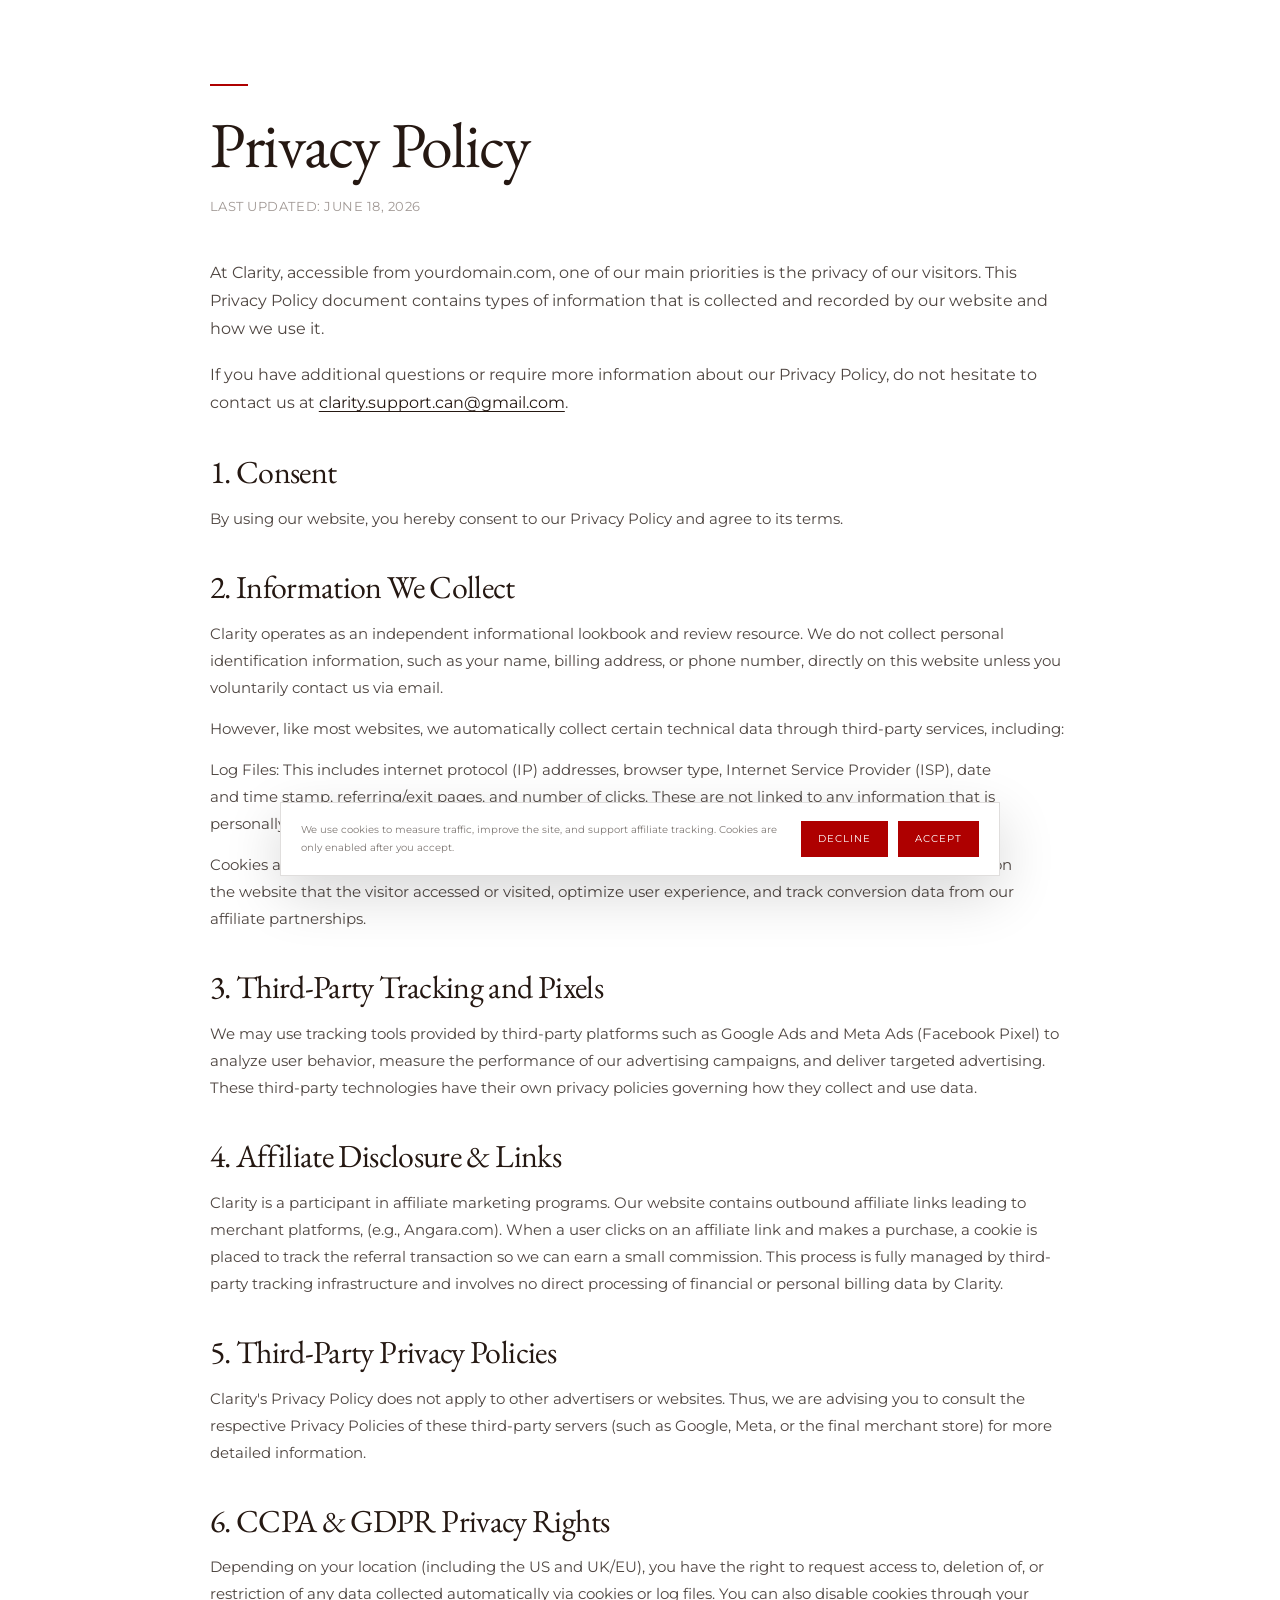
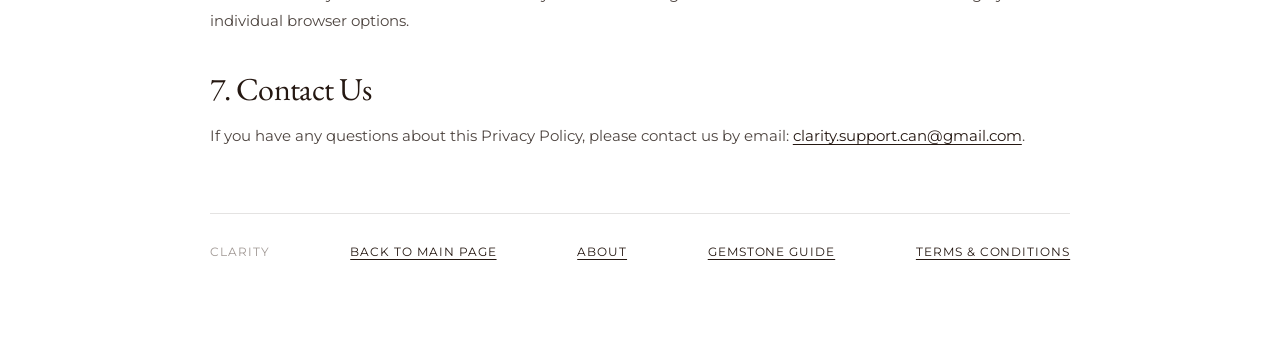
<file: privacy-policy/index.html>
<!DOCTYPE html>
<html lang="en">
<head>
  <meta charset="utf-8" />
  <meta name="viewport" content="width=device-width, initial-scale=1.0">
  <title>Privacy Policy - Clarity</title>
  <link rel="shortcut icon" href="../Images/Favicon.svg" type="image/x-icon">
  <link href="https://fonts.googleapis.com/css2?family=EB+Garamond:wght@400;500&family=Montserrat:ital,wght@0,400;0,700;1,500&display=swap" rel="stylesheet">
<style>
*{box-sizing:border-box}:root{--promo-bar-height:37px;--red:#AE0000;--ink:#251812;--body:#4E4540;--muted:rgba(128,117,112,.75)}html,body{margin:0;padding:0;overflow-x:hidden}body{font-family:'Montserrat',sans-serif;color:var(--body);background:#fff}.legal-page{min-height:100vh;padding:84px 64px 96px}.legal-container{width:min(860.4px,100%);margin:0 auto}.legal-red-line{width:38.4px;height:1.6px;margin:0 0 25.6px;background:var(--red)}.legal-title{margin:0;font-family:'EB Garamond',serif;font-size:clamp(42px,5vw,76.8px);font-weight:400;line-height:1.05;letter-spacing:-.02em;color:var(--ink);text-wrap:balance}.legal-updated{margin:18px 0 0;font-size:13px;line-height:21px;letter-spacing:.04em;text-transform:uppercase;color:var(--muted)}.legal-intro{margin:42px 0 0;font-size:16px;line-height:28px;color:var(--body);text-wrap:pretty}.legal-intro+.legal-intro{margin-top:18px}.legal-section{margin:38px 0 0}.legal-section h2{margin:0;font-family:'EB Garamond',serif;font-size:clamp(28px,2.5vw,42px);font-weight:400;line-height:1.12;letter-spacing:-.02em;color:var(--ink);text-wrap:balance}.legal-section p{margin:14px 0 0;font-size:15px;line-height:27px;color:var(--body);text-wrap:pretty}.legal-section ul{margin:14px 0 0;padding-left:20px}.legal-section li{margin:10px 0 0;font-size:15px;line-height:27px;color:var(--body);text-wrap:pretty}.legal-link{color:var(--ink);text-decoration:underline;text-decoration-color:var(--ink);text-underline-offset:3px}.legal-footer{margin:64px 0 0;padding-top:28px;border-top:1px solid rgba(37,24,18,.12);display:flex;flex-wrap:wrap;gap:16px 28px;align-items:center;justify-content:space-between;font-size:12px;line-height:20px;letter-spacing:.08em;text-transform:uppercase;color:var(--muted)}.legal-footer a{color:var(--ink);text-decoration:underline;text-decoration-color:var(--ink);text-underline-offset:3px}
.cookie-banner{position:fixed;left:24px;right:24px;bottom:24px;z-index:10001;max-width:720px;margin:0 auto;padding:18px 20px;background:#fff;border:1px solid rgba(37,24,18,.14);box-shadow:0 18px 56px rgba(0,0,0,.16);display:flex;align-items:center;justify-content:space-between;gap:18px}.cookie-banner--hidden{display:none}.cookie-text{margin:0;font-family:'Montserrat',sans-serif;font-size:10px;font-weight:400;line-height:18px;color:rgba(78,69,64,.72)}.cookie-actions{display:flex;gap:10px;flex-shrink:0}.cookie-button{height:36px;padding:0 16px;font-family:'Montserrat',sans-serif;font-size:10px;font-weight:400;line-height:16px;letter-spacing:1px;border:1px solid #AE0000;cursor:pointer}.cookie-button--primary{background:#AE0000;color:#fff}.cookie-button--secondary{background:#AE0000;color:#fff}
@media(max-width:768px){.legal-page{padding:56px 24px 72px}.legal-container{width:100%}.legal-red-line{width:36px;height:1.5px;margin-bottom:22px}.legal-title{font-size:46px;line-height:50px}.legal-updated{margin-top:16px;font-size:11px;line-height:18px}.legal-intro{margin-top:34px;font-size:14.5px;line-height:24px}.legal-section{margin-top:34px}.legal-section h2{font-size:32px;line-height:36px}.legal-section p,.legal-section li{font-size:14px;line-height:24px}.legal-footer{margin-top:52px;flex-direction:column;align-items:flex-start}
.cookie-banner{left:16px;right:16px;bottom:16px;padding:16px;flex-direction:column;align-items:flex-start;gap:14px}.cookie-actions{width:100%}.cookie-button{width:100%}
}

.legal-section ul{list-style:none;padding-left:0}
.legal-section li{list-style:none}
.legal-section strong{font-weight:400}
</style>
</head>
<body>
<main class="legal-page"><article class="legal-container">
    <div class="legal-red-line"></div>
    <h1 class="legal-title">Privacy Policy</h1>
    <p class="legal-updated">Last Updated: June 18, 2026</p>
    <p class="legal-intro">At Clarity, accessible from yourdomain.com, one of our main priorities is the privacy of our visitors. This Privacy Policy document contains types of information that is collected and recorded by our website and how we use it.</p>
    <p class="legal-intro">If you have additional questions or require more information about our Privacy Policy, do not hesitate to contact us at <a href="mailto:clarity.support.can@gmail.com" class="legal-link">clarity.support.can@gmail.com</a>.</p>

    <section class="legal-section"><h2>1. Consent</h2><p>By using our website, you hereby consent to our Privacy Policy and agree to its terms.</p></section>

    <section class="legal-section"><h2>2. Information We Collect</h2><p>Clarity operates as an independent informational lookbook and review resource. We do not collect personal identification information, such as your name, billing address, or phone number, directly on this website unless you voluntarily contact us via email.</p><p>However, like most websites, we automatically collect certain technical data through third-party services, including:</p><p>Log Files: This includes internet protocol (IP) addresses, browser type, Internet Service Provider (ISP), date and time stamp, referring/exit pages, and number of clicks. These are not linked to any information that is personally identifiable.</p><p>Cookies and Web Beacons: We use cookies to store information about visitors' preferences and the pages on the website that the visitor accessed or visited, optimize user experience, and track conversion data from our affiliate partnerships.</p></section>
    <section class="legal-section"><h2>3. Third-Party Tracking and Pixels</h2><p>We may use tracking tools provided by third-party platforms such as Google Ads and Meta Ads (Facebook Pixel) to analyze user behavior, measure the performance of our advertising campaigns, and deliver targeted advertising. These third-party technologies have their own privacy policies governing how they collect and use data.</p></section>
    <section class="legal-section"><h2>4. Affiliate Disclosure &amp; Links</h2><p>Clarity is a participant in affiliate marketing programs. Our website contains outbound affiliate links leading to merchant platforms, (e.g., Angara.com). When a user clicks on an affiliate link and makes a purchase, a cookie is placed to track the referral transaction so we can earn a small commission. This process is fully managed by third-party tracking infrastructure and involves no direct processing of financial or personal billing data by Clarity.</p></section>
    <section class="legal-section"><h2>5. Third-Party Privacy Policies</h2>
      <p>Clarity's Privacy Policy does not apply to other advertisers or websites. Thus, we are advising you to consult the respective Privacy Policies of these third-party servers (such as Google, Meta, or the final merchant store) for more detailed information.</p></section>
    <section class="legal-section"><h2>6. CCPA &amp; GDPR Privacy Rights</h2><p>Depending on your location (including the US and UK/EU), you have the right to request access to, deletion of, or restriction of any data collected automatically via cookies or log files. You can also disable cookies through your individual browser options.</p></section>

    <section class="legal-section"><h2>7. Contact Us</h2><p>If you have any questions about this Privacy Policy, please contact us by email: <a href="mailto:clarity.support.can@gmail.com" class="legal-link">clarity.support.can@gmail.com</a>.</p></section>

    <footer class="legal-footer">
        <span>Clarity</span>
        <a href="../">Back to main page</a>
        <a href="../about/">About</a>
        <a href="../gemstone-craftsmanship-guide/">Gemstone Guide</a>
        <a href="../terms-and-conditions/">Terms &amp; Conditions</a>
      </footer>
  </article></main>

  <div class="cookie-banner" id="cookie-banner" role="dialog" aria-live="polite" aria-label="Cookie consent">
    <p class="cookie-text">We use cookies to measure traffic, improve the site, and support affiliate tracking. Cookies are only enabled after you accept.</p>
    <div class="cookie-actions">
      <button class="cookie-button cookie-button--secondary" type="button" id="cookie-decline">DECLINE</button>
      <button class="cookie-button cookie-button--primary" type="button" id="cookie-accept">ACCEPT</button>
    </div>
  </div>

  <script>
    const cookieBanner=document.getElementById('cookie-banner');
    const cookieAccept=document.getElementById('cookie-accept');
    const cookieDecline=document.getElementById('cookie-decline');
    const cookieConsentStatus=localStorage.getItem('clarityCookieConsent');

    function setCookie(name,value,days){
      const maxAge=days*24*60*60;
      document.cookie=`${name}=${value}; path=/; max-age=${maxAge}; SameSite=Lax`;
    }

    function deleteCookie(name){
      document.cookie=`${name}=; path=/; max-age=0; SameSite=Lax`;
    }

    function enableCookieBasedTools(){
      setCookie('clarity_cookie_consent','accepted',365);
      setCookie('clarity_cookies_enabled','true',365);

      /*
        Add Google Ads, Meta Pixel, or affiliate tracking scripts here.
        They will only run after the visitor accepts cookies.
      */
    }

    function hideCookieBanner(){
      if(cookieBanner){cookieBanner.classList.add('cookie-banner--hidden');}
    }

    if(cookieConsentStatus==='accepted'){
      enableCookieBasedTools();
      hideCookieBanner();
    }

    if(cookieConsentStatus==='declined'){
      hideCookieBanner();
    }

    if(cookieAccept){
      cookieAccept.addEventListener('click',()=>{
        localStorage.setItem('clarityCookieConsent','accepted');
        enableCookieBasedTools();
        hideCookieBanner();
      });
    }

    if(cookieDecline){
      cookieDecline.addEventListener('click',()=>{
        localStorage.setItem('clarityCookieConsent','declined');
        deleteCookie('clarity_cookie_consent');
        deleteCookie('clarity_cookies_enabled');
        hideCookieBanner();
      });
    }
  </script>
</body>
</html>
</file>
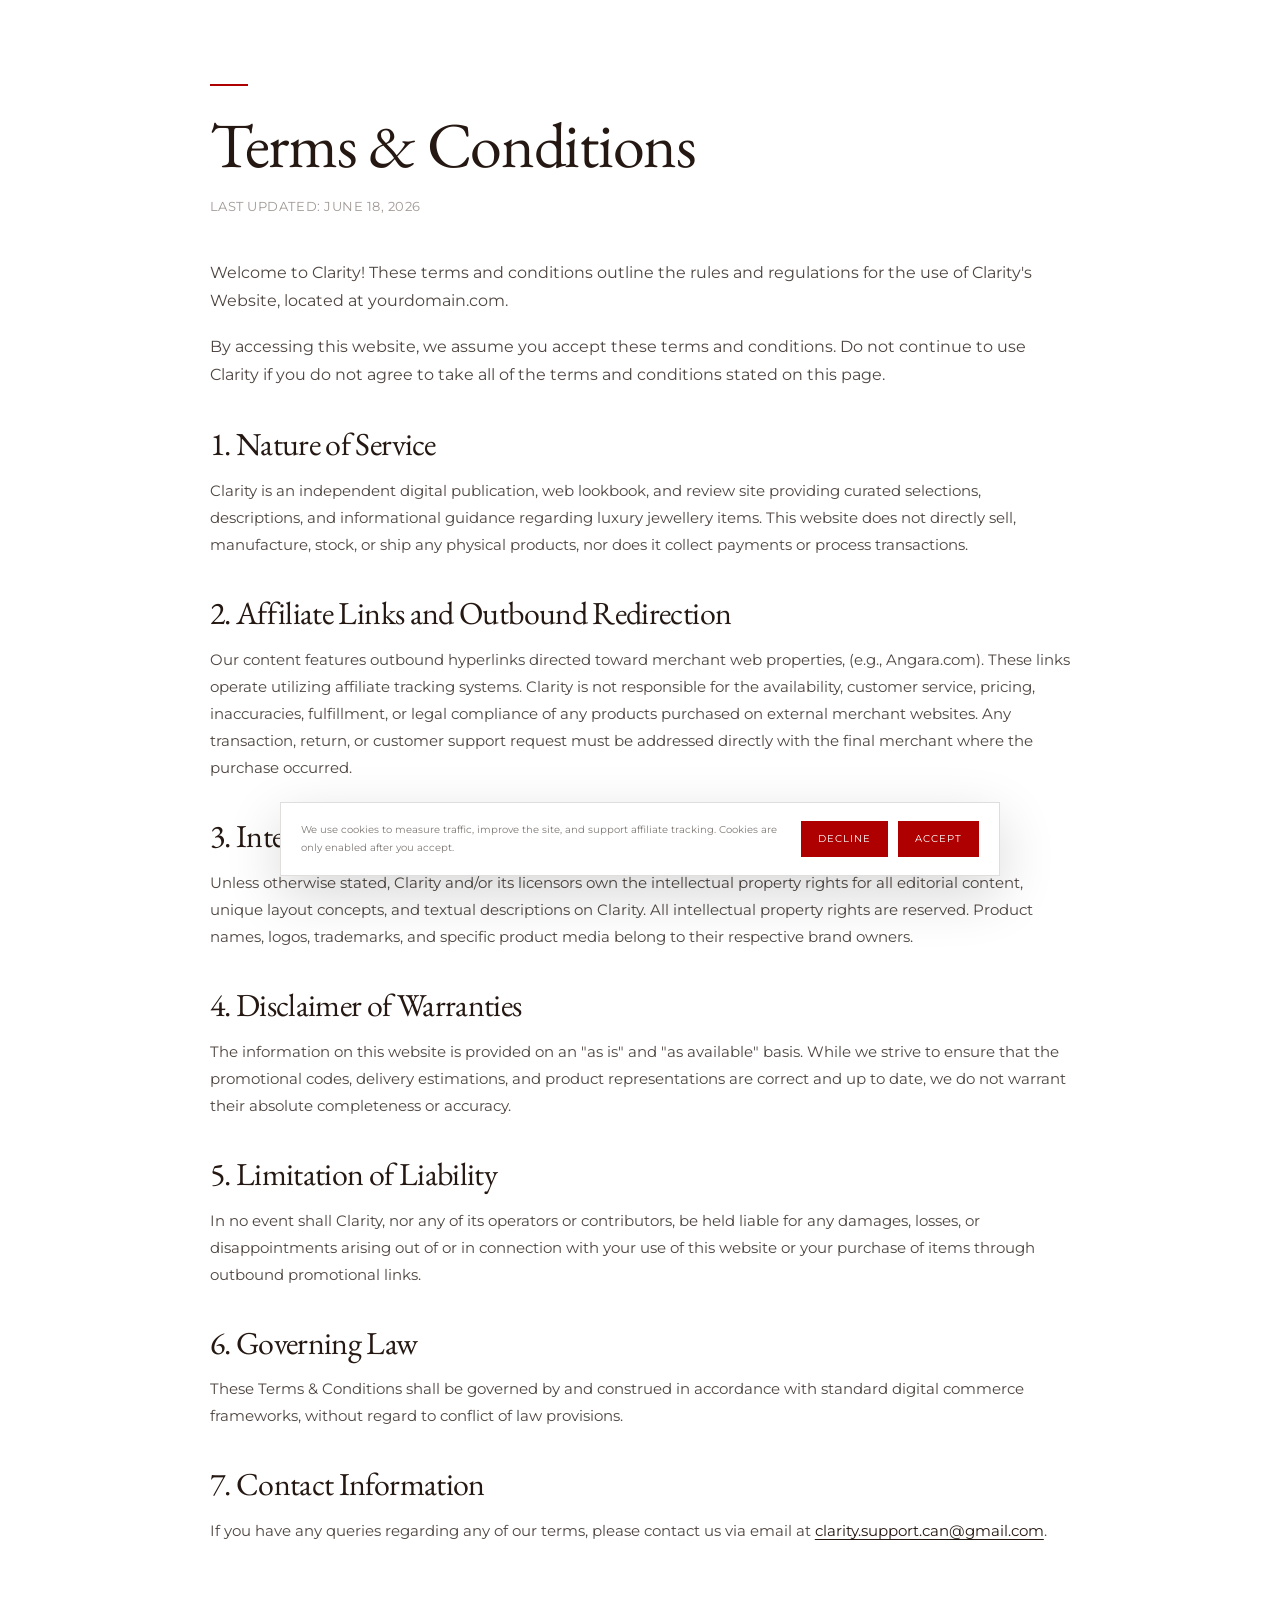
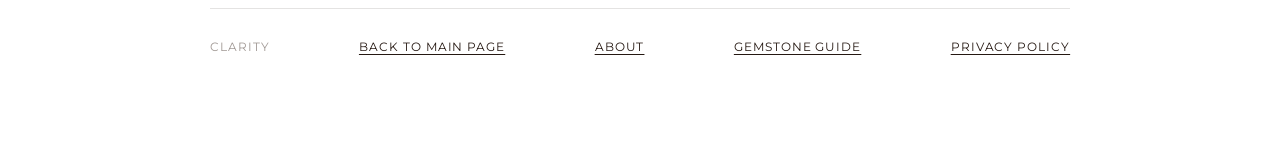
<file: terms-and-conditions/index.html>
<!DOCTYPE html>
<html lang="en">
<head>
  <meta charset="utf-8" />
  <meta name="viewport" content="width=device-width, initial-scale=1.0">
  <title>Terms &amp; Conditions - Clarity</title>
  <link rel="shortcut icon" href="../Images/Favicon.svg" type="image/x-icon">
  <link href="https://fonts.googleapis.com/css2?family=EB+Garamond:wght@400;500&family=Montserrat:ital,wght@0,400;0,700;1,500&display=swap" rel="stylesheet">
<style>
*{box-sizing:border-box}:root{--promo-bar-height:37px;--red:#AE0000;--ink:#251812;--body:#4E4540;--muted:rgba(128,117,112,.75)}html,body{margin:0;padding:0;overflow-x:hidden}body{font-family:'Montserrat',sans-serif;color:var(--body);background:#fff}.legal-page{min-height:100vh;padding:84px 64px 96px}.legal-container{width:min(860.4px,100%);margin:0 auto}.legal-red-line{width:38.4px;height:1.6px;margin:0 0 25.6px;background:var(--red)}.legal-title{margin:0;font-family:'EB Garamond',serif;font-size:clamp(42px,5vw,76.8px);font-weight:400;line-height:1.05;letter-spacing:-.02em;color:var(--ink);text-wrap:balance}.legal-updated{margin:18px 0 0;font-size:13px;line-height:21px;letter-spacing:.04em;text-transform:uppercase;color:var(--muted)}.legal-intro{margin:42px 0 0;font-size:16px;line-height:28px;color:var(--body);text-wrap:pretty}.legal-intro+.legal-intro{margin-top:18px}.legal-section{margin:38px 0 0}.legal-section h2{margin:0;font-family:'EB Garamond',serif;font-size:clamp(28px,2.5vw,42px);font-weight:400;line-height:1.12;letter-spacing:-.02em;color:var(--ink);text-wrap:balance}.legal-section p{margin:14px 0 0;font-size:15px;line-height:27px;color:var(--body);text-wrap:pretty}.legal-section ul{margin:14px 0 0;padding-left:20px}.legal-section li{margin:10px 0 0;font-size:15px;line-height:27px;color:var(--body);text-wrap:pretty}.legal-link{color:var(--ink);text-decoration:underline;text-decoration-color:var(--ink);text-underline-offset:3px}.legal-footer{margin:64px 0 0;padding-top:28px;border-top:1px solid rgba(37,24,18,.12);display:flex;flex-wrap:wrap;gap:16px 28px;align-items:center;justify-content:space-between;font-size:12px;line-height:20px;letter-spacing:.08em;text-transform:uppercase;color:var(--muted)}.legal-footer a{color:var(--ink);text-decoration:underline;text-decoration-color:var(--ink);text-underline-offset:3px}
.cookie-banner{position:fixed;left:24px;right:24px;bottom:24px;z-index:10001;max-width:720px;margin:0 auto;padding:18px 20px;background:#fff;border:1px solid rgba(37,24,18,.14);box-shadow:0 18px 56px rgba(0,0,0,.16);display:flex;align-items:center;justify-content:space-between;gap:18px}.cookie-banner--hidden{display:none}.cookie-text{margin:0;font-family:'Montserrat',sans-serif;font-size:10px;font-weight:400;line-height:18px;color:rgba(78,69,64,.72)}.cookie-actions{display:flex;gap:10px;flex-shrink:0}.cookie-button{height:36px;padding:0 16px;font-family:'Montserrat',sans-serif;font-size:10px;font-weight:400;line-height:16px;letter-spacing:1px;border:1px solid #AE0000;cursor:pointer}.cookie-button--primary{background:#AE0000;color:#fff}.cookie-button--secondary{background:#AE0000;color:#fff}
@media(max-width:768px){.legal-page{padding:56px 24px 72px}.legal-container{width:100%}.legal-red-line{width:36px;height:1.5px;margin-bottom:22px}.legal-title{font-size:46px;line-height:50px}.legal-updated{margin-top:16px;font-size:11px;line-height:18px}.legal-intro{margin-top:34px;font-size:14.5px;line-height:24px}.legal-section{margin-top:34px}.legal-section h2{font-size:32px;line-height:36px}.legal-section p,.legal-section li{font-size:14px;line-height:24px}.legal-footer{margin-top:52px;flex-direction:column;align-items:flex-start}
.cookie-banner{left:16px;right:16px;bottom:16px;padding:16px;flex-direction:column;align-items:flex-start;gap:14px}.cookie-actions{width:100%}.cookie-button{width:100%}
}

.legal-section ul{list-style:none;padding-left:0}
.legal-section li{list-style:none}
.legal-section strong{font-weight:400}
</style>
</head>
<body>
<main class="legal-page"><article class="legal-container">
    <div class="legal-red-line"></div>
    <h1 class="legal-title">Terms &amp; Conditions</h1>
    <p class="legal-updated">Last Updated: June 18, 2026</p>

    <p class="legal-intro">Welcome to Clarity! These terms and conditions outline the rules and regulations for the use of Clarity's Website, located at yourdomain.com.</p>
    <p class="legal-intro">By accessing this website, we assume you accept these terms and conditions. Do not continue to use Clarity if you do not agree to take all of the terms and conditions stated on this page.</p>
    <section class="legal-section"><h2>1. Nature of Service</h2><p>Clarity is an independent digital publication, web lookbook, and review site providing curated selections, descriptions, and informational guidance regarding luxury jewellery items. This website does not directly sell, manufacture, stock, or ship any physical products, nor does it collect payments or process transactions.</p></section>

    <section class="legal-section"><h2>2. Affiliate Links and Outbound Redirection</h2><p>Our content features outbound hyperlinks directed toward merchant web properties, (e.g., Angara.com). These links operate utilizing affiliate tracking systems. Clarity is not responsible for the availability, customer service, pricing, inaccuracies, fulfillment, or legal compliance of any products purchased on external merchant websites. Any transaction, return, or customer support request must be addressed directly with the final merchant where the purchase occurred.</p></section>

    <section class="legal-section"><h2>3. Intellectual Property Rights</h2><p>Unless otherwise stated, Clarity and/or its licensors own the intellectual property rights for all editorial content, unique layout concepts, and textual descriptions on Clarity. All intellectual property rights are reserved. Product names, logos, trademarks, and specific product media belong to their respective brand owners.</p></section>
    <section class="legal-section"><h2>4. Disclaimer of Warranties</h2><p>The information on this website is provided on an "as is" and "as available" basis. While we strive to ensure that the promotional codes, delivery estimations, and product representations are correct and up to date, we do not warrant their absolute completeness or accuracy.</p></section>

    <section class="legal-section"><h2>5. Limitation of Liability</h2><p>In no event shall Clarity, nor any of its operators or contributors, be held liable for any damages, losses, or disappointments arising out of or in connection with your use of this website or your purchase of items through outbound promotional links.</p></section>

    <section class="legal-section"><h2>6. Governing Law</h2><p>These Terms &amp; Conditions shall be governed by and construed in accordance with standard digital commerce frameworks, without regard to conflict of law provisions.</p></section>

    <section class="legal-section"><h2>7. Contact Information</h2><p>If you have any queries regarding any of our terms, please contact us via email at <a href="mailto:clarity.support.can@gmail.com" class="legal-link">clarity.support.can@gmail.com</a>.</p></section>

    <footer class="legal-footer">
        <span>Clarity</span>
        <a href="../">Back to main page</a>
        <a href="../about/">About</a>
        <a href="../gemstone-craftsmanship-guide/">Gemstone Guide</a>
        <a href="../privacy-policy/">Privacy Policy</a>
      </footer>
  </article></main>

  <div class="cookie-banner" id="cookie-banner" role="dialog" aria-live="polite" aria-label="Cookie consent">
    <p class="cookie-text">We use cookies to measure traffic, improve the site, and support affiliate tracking. Cookies are only enabled after you accept.</p>
    <div class="cookie-actions">
      <button class="cookie-button cookie-button--secondary" type="button" id="cookie-decline">DECLINE</button>
      <button class="cookie-button cookie-button--primary" type="button" id="cookie-accept">ACCEPT</button>
    </div>
  </div>

  <script>
    const cookieBanner=document.getElementById('cookie-banner');
    const cookieAccept=document.getElementById('cookie-accept');
    const cookieDecline=document.getElementById('cookie-decline');
    const cookieConsentStatus=localStorage.getItem('clarityCookieConsent');

    function setCookie(name,value,days){
      const maxAge=days*24*60*60;
      document.cookie=`${name}=${value}; path=/; max-age=${maxAge}; SameSite=Lax`;
    }

    function deleteCookie(name){
      document.cookie=`${name}=; path=/; max-age=0; SameSite=Lax`;
    }

    function enableCookieBasedTools(){
      setCookie('clarity_cookie_consent','accepted',365);
      setCookie('clarity_cookies_enabled','true',365);

      /*
        Add Google Ads, Meta Pixel, or affiliate tracking scripts here.
        They will only run after the visitor accepts cookies.
      */
    }

    function hideCookieBanner(){
      if(cookieBanner){cookieBanner.classList.add('cookie-banner--hidden');}
    }

    if(cookieConsentStatus==='accepted'){
      enableCookieBasedTools();
      hideCookieBanner();
    }

    if(cookieConsentStatus==='declined'){
      hideCookieBanner();
    }

    if(cookieAccept){
      cookieAccept.addEventListener('click',()=>{
        localStorage.setItem('clarityCookieConsent','accepted');
        enableCookieBasedTools();
        hideCookieBanner();
      });
    }

    if(cookieDecline){
      cookieDecline.addEventListener('click',()=>{
        localStorage.setItem('clarityCookieConsent','declined');
        deleteCookie('clarity_cookie_consent');
        deleteCookie('clarity_cookies_enabled');
        hideCookieBanner();
      });
    }
  </script>
</body>
</html>
</file>
<file: StyleSheet1.css>
* {
  box-sizing: border-box;
}

:root {
  --promo-bar-height: 37px;
  --content-width: min(80vw, 1382.4px);

  /* Desktop hero position */
  --hero-image-shift-x: 250px;

  /* Mobile hero position */
  --hero-mobile-image-x: 00px;
  --hero-mobile-image-y: 161px;

  /* Mobile popup image position */
  --popup-mobile-image-x: 0px;
  --popup-mobile-image-y: 0px;
}

html,
body {
  margin: 0;
  padding: 0;
  overflow-x: hidden;
}

body {
  position: relative;
}

/* Top promo bar */

.promo-bar {
  position: fixed;
  top: 0;
  left: 0;
  z-index: 9999;

  width: 100%;
  height: var(--promo-bar-height);
  margin: 0;
  padding: 0 16px;

  background-color: #AE0000;
  color: #ffffff;

  font-family: 'Montserrat', sans-serif;
  font-size: 16px;
  font-weight: 400;

  display: flex;
  align-items: center;
  justify-content: center;

  text-align: center;
  line-height: 1.3;

  border: none;
  cursor: pointer;
}

/* Hero background image */

.fixed-hero-image {
  position: absolute;
  top: var(--promo-bar-height);
  left: 0;
  z-index: 1;

  width: 100vw;
  height: calc(98.4px + min(36.6667vw, 633.6px) + 64px);

  background-image: url("Images/Hero image2.jpg");
  background-size: cover;
  background-repeat: no-repeat;
  background-position: calc(50% + var(--hero-image-shift-x)) top;

  pointer-events: none;
}

/* Main content */

.main-content {
  padding: 98.4px 64px 128px;
  display: flex;
  flex-direction: column;
  gap: 128px;

  position: relative;
  z-index: 2;
}

.section {
  width: 100%;
}

/* Section 1 - Hero */

.hero-text-section {
  width: var(--content-width);
  aspect-ratio: 1152 / 528;

  margin: 0 auto;
  position: relative;
}

.hero-text-content {
  position: absolute;
  left: 0;
  top: 50%;
  transform: translateY(-50%);

  width: clamp(288px, 35vw, 672px);
}

.main-heading {
  margin: 0;

  font-family: 'EB Garamond', serif;
  font-size: clamp(35.2px, 4vw, 76.8px);
  font-weight: 400;
  line-height: clamp(40px, 4.5vw, 86.4px);
  letter-spacing: -0.02em;

  color: #251812;
}

.main-description {
  margin: 19.2px 0 0;

  font-family: 'Montserrat', sans-serif;
  font-size: clamp(12.8px, 1.12vw, 21.6px);
  font-weight: 400;
  line-height: 1.61;
  letter-spacing: 0;

  color: #4E4540;
}

/* Sections 2-6 */

.moment-section,
.story-section {
  width: var(--content-width);
  aspect-ratio: 1152 / 600;

  margin: 0 auto;
  position: relative;
}

.moment-text-content,
.story-text-content {
  position: absolute;
  left: 0;
  top: 50%;
  transform: translateY(-50%);

  width: clamp(288px, 35vw, 672px);
}

.section-red-line {
  width: 38.4px;
  height: 1.6px;

  margin: 0 0 25.6px 0;

  background-color: #AE0000;
}

.section-heading {
  margin: 0;

  font-family: 'EB Garamond', serif;
  font-size: clamp(28.8px, 3vw, 57.6px);
  font-weight: 400;
  line-height: clamp(33.6px, 3.5vw, 67.2px);
  letter-spacing: -0.02em;

  color: #251812;
}

.section-description {
  margin: 19.2px 0 0;

  font-family: 'Montserrat', sans-serif;
  font-size: clamp(12.8px, 1.12vw, 21.6px);
  font-weight: 400;
  line-height: 1.61;
  letter-spacing: 0;

  color: #4E4540;
}

/* Slider group */

.slider-group {
  position: absolute;
  right: 0;
  top: 50%;
  transform: translateY(-50%);

  width: 45.833333%;
}

.story-section--reverse .story-text-content {
  left: auto;
  right: 0;
}

.story-section--reverse .slider-group {
  left: 0;
  right: auto;
}

.slider-caption {
  margin: 4px 0 0;

  width: 100%;

  font-family: 'Montserrat', sans-serif;
  font-size: clamp(9.6px, 0.75vw, 14.4px);
  font-weight: 500;
  font-style: italic;
  line-height: 1.4;
  letter-spacing: 0.08em;

  color: #5F5651;
  text-align: left;
}

/* CSS-only slider */

.css-slider {
  position: relative;

  width: 100%;
  aspect-ratio: 1 / 1;

  overflow: hidden;
  background-color: #f5f1ee;
}

.slider-radio {
  display: none;
}

.css-slider-track {
  width: 300%;
  height: 100%;

  display: flex;

  transition: transform 600ms ease-in-out;
}

.css-slide {
  width: 33.333333%;
  height: 100%;

  flex: 0 0 33.333333%;
}

.css-slide-image {
  width: 100%;
  height: 100%;

  object-fit: cover;
  object-position: center;

  display: block;
}

/* Slide movement */

.css-slider .slider-radio:nth-of-type(1):checked ~ .css-slider-track {
  transform: translateX(0);
}

.css-slider .slider-radio:nth-of-type(2):checked ~ .css-slider-track {
  transform: translateX(-33.333333%);
}

.css-slider .slider-radio:nth-of-type(3):checked ~ .css-slider-track {
  transform: translateX(-66.666666%);
}

/* Navigation zones */

.slider-nav {
  display: none;

  position: absolute;
  inset: 0;
  z-index: 5;

  pointer-events: none;
}

.css-slider .slider-radio:nth-of-type(1):checked ~ .slider-nav--1,
.css-slider .slider-radio:nth-of-type(2):checked ~ .slider-nav--2,
.css-slider .slider-radio:nth-of-type(3):checked ~ .slider-nav--3 {
  display: block;
}

.slider-zone {
  position: absolute;
  top: 0;

  width: 142px;
  height: 100%;

  cursor: pointer;
  pointer-events: auto;
}

.slider-zone--left {
  left: 0;
}

.slider-zone--right {
  right: 0;
}

/* Arrows */

.slider-arrow {
  position: absolute;
  top: 50%;

  width: 12px;
  height: auto;

  transform: translateY(-50%);

  pointer-events: none;
}

.slider-arrow--left {
  left: 25px;
  transform: translateY(-50%) scaleX(-1);
}

.slider-arrow--right {
  right: 25px;
}

/* Dots */

.css-slider-dots {
  position: absolute;
  left: 50%;
  bottom: 25px;
  z-index: 6;

  transform: translateX(-50%);

  display: flex;
  gap: 10px;
}

.css-slider-dot {
  width: 8px;
  height: 8px;

  background-color: #ffffff;

  cursor: pointer;

  transition: background-color 600ms ease-in-out;
}

.css-slider .slider-radio:nth-of-type(1):checked ~ .css-slider-dots .css-slider-dot:nth-child(1),
.css-slider .slider-radio:nth-of-type(2):checked ~ .css-slider-dots .css-slider-dot:nth-child(2),
.css-slider .slider-radio:nth-of-type(3):checked ~ .css-slider-dots .css-slider-dot:nth-child(3) {
  background-color: #AE0000;
}

/* Section 7 - Final text */

.final-section {
  width: min(860.4px, 100%);
  height: 121.2px;

  margin: 0 auto;

  display: flex;
  flex-direction: column;
  align-items: center;
  justify-content: center;

  text-align: center;
}

.final-top-text {
  margin: 0;

  font-family: 'EB Garamond', serif;
  font-size: 15.36px;
  font-weight: 400;
  line-height: 1.2;
  letter-spacing: 0;

  color: #251812;
}

.final-body-text {
  margin: 9.6px 0 0;

  font-family: 'Montserrat', sans-serif;
  font-size: 15.36px;
  font-weight: 400;
  line-height: 24.96px;
  letter-spacing: 0;

  color: #4E4540;
}

.final-link {
  margin: 14.4px 0 0;

  display: inline-block;

  font-family: 'Montserrat', sans-serif;
  font-size: 15.36px;
  font-weight: 400;
  line-height: 23.04px;
  letter-spacing: 1.536px;

  color: #251812;

  text-decoration: underline;
  text-decoration-color: #251812;
  text-underline-offset: 3.6px;

  border: none;
  background: transparent;
  padding: 0;

  cursor: pointer;
}

/* Text wrapping */

.main-heading,
.section-heading,
.final-top-text,
.popup-title {
  text-wrap: balance;
}

.main-description,
.section-description,
.final-body-text,
.popup-subtitle,
.popup-small-text {
  text-wrap: pretty;
}

/* CSS-only popup */

.popup-toggle {
  display: none;
}

.popup-overlay {
  position: fixed;
  inset: 0;
  z-index: 10000;

  display: flex;
  align-items: center;
  justify-content: center;

  padding: 24px;

  opacity: 0;
  visibility: hidden;
  pointer-events: none;

  transition:
    opacity 300ms ease,
    visibility 300ms ease;
}

.popup-backdrop {
  position: absolute;
  inset: 0;

  background-color: rgba(0, 0, 0, 0.75);

  cursor: pointer;
}

.popup-window {
  position: relative;
  z-index: 2;

  width: min(896px, 100%);
  height: min(603px, calc(100vh - 48px));

  background-color: #ffffff;

  display: grid;
  grid-template-columns: 1fr 1fr;

  overflow: hidden;

  box-shadow: 0 28px 80px rgba(0, 0, 0, 0.22);

  opacity: 0;
  transform: translateY(70px);

  transition:
    opacity 784ms cubic-bezier(0.22, 1, 0.36, 1),
    transform 784ms cubic-bezier(0.22, 1, 0.36, 1);
}

.popup-toggle:checked ~ .popup-overlay {
  opacity: 1;
  visibility: visible;
  pointer-events: auto;
}

.popup-toggle:checked ~ .popup-overlay .popup-window {
  opacity: 1;
  transform: translateY(0);
}

.popup-image-side {
  width: 100%;
  height: 100%;
  overflow: hidden;
}

.popup-image-side img,
.popup-image-side picture,
.popup-image-side picture img {
  width: 100%;
  height: 100%;
  display: block;
}

.popup-image-side img,
.popup-image-side picture img {
  object-fit: cover;
  object-position: center;
}

.popup-content-side {
  padding: 56px;

  display: flex;
  flex-direction: column;
  align-items: flex-start;
  justify-content: center;

  text-align: left;
}

.popup-red-line {
  width: 40px;
  height: 1px;

  margin: 0 0 20px;

  background-color: #AE0000;
}

.popup-title {
  margin: 0;

  font-family: 'EB Garamond', serif;
  font-size: 56px;
  font-weight: 500;
  line-height: 56px;
  letter-spacing: 0;

  color: #251812;
}

.popup-subtitle {
  margin: 12px 0 0;

  font-family: 'Montserrat', sans-serif;
  font-size: 24px;
  font-weight: 400;
  line-height: 28px;
  letter-spacing: 0;

  color: #4E4540;
}

.popup-code-box {
  margin: 100px 0 0;

  width: 100%;
  height: 62px;

  padding: 0 16px;

  border: 1px solid rgba(37, 24, 18, 0.22);

  display: flex;
  align-items: center;
  justify-content: space-between;
  gap: 24px;
}

.popup-code-label {
  font-family: 'Montserrat', sans-serif;
  font-size: 12px;
  font-weight: 400;
  line-height: 16px;
  letter-spacing: 2.4px;

  color: #807570;
}

.popup-code {
  font-family: 'Montserrat', sans-serif;
  font-size: 18px;
  font-weight: 700;
  line-height: 28px;
  letter-spacing: 2.4px;

  color: #251812;
}

.popup-copy-button {
  margin: 12px 0 0;

  width: 100%;
  height: 65px;

  border: none;
  background-color: #AE0000;
  color: #ffffff;

  font-family: 'Montserrat', sans-serif;
  font-size: 16px;
  font-weight: 400;
  line-height: 24px;
  letter-spacing: 1.6px;

  text-align: center;
  cursor: pointer;
}

.popup-small-text {
  margin: 20px 0 0;

  font-family: 'Montserrat', sans-serif;
  font-size: 10px;
  font-weight: 400;
  line-height: 18px;
  letter-spacing: 0;

  color: rgba(78, 69, 64, 0.55);
}

.popup-continue {
  margin: 10px 0 0;

  display: inline-block;

  font-family: 'Montserrat', sans-serif;
  font-size: 16px;
  font-weight: 400;
  line-height: 24px;
  letter-spacing: 1.6px;

  color: #251812;

  text-decoration: underline;
  text-decoration-color: #251812;
  text-underline-offset: 3px;

  border: none;
  background: transparent;
  padding: 0;

  cursor: pointer;
}

.popup-terms {
  margin: 10px 0 0;

  display: inline-block;

  font-family: 'Montserrat', sans-serif;
  font-size: 10px;
  font-weight: 400;
  line-height: 15px;
  letter-spacing: -0.5px;

  color: rgba(78, 69, 64, 0.55);

  text-decoration: none;
}


/* Popup close */

.popup-close {
  position: absolute;
  top: 14px;
  right: 14px;
  z-index: 10;

  width: 22px;
  height: 22px;

  display: flex;
  align-items: center;
  justify-content: center;

  font-family: 'Montserrat', sans-serif;
  font-size: 16px;
  font-weight: 400;
  line-height: 1;

  color: rgba(37, 24, 18, 0.55);
  background: rgba(255, 255, 255, 0.72);

  cursor: pointer;
  user-select: none;
}

/* Mobile layout */

@media (max-width: 768px) {
  :root {
    --promo-bar-height: 37px;
    --content-width: min(80vw, 1382.4px);

    /* Desktop hero position */
    --hero-image-shift-x: 0px;

    /* Mobile hero position */
    --hero-mobile-image-x: 00px;
    --hero-mobile-image-y: 161px;
  }

  .promo-bar {
    height: var(--promo-bar-height);
    padding: 0 14px;

    font-size: 11px;
    line-height: 1.3;
    letter-spacing: 0.4px;
  }

  .fixed-hero-image {
    top: var(--promo-bar-height);
    height: 620px;

    background-image: url("Images/Hero image4.jpg");
    background-size: cover;
    background-repeat: no-repeat;
    background-position:
      calc(50% + var(--hero-mobile-image-x))
      calc(0% + var(--hero-mobile-image-y));
  }

  .main-content {
    padding: 92px 20px 72px;
    gap: 80px;
  }

  .section {
    width: 100%;
  }

  .hero-text-section {
    width: 100%;
    min-height: 520px;
    aspect-ratio: auto;
  }

  .hero-text-content {
    position: relative;
    top: auto;
    left: auto;
    transform: none;

    width: 100%;
    max-width: 360px;

    padding-top: 0px;
  }

  .main-heading {
    font-size: 42px;
    line-height: 46px;
  }

  .main-description {
    margin-top: 16px;

    font-size: 14px;
    line-height: 23px;
  }

  .main-description br,
  .section-description br,
  .final-body-text br {
    display: none;
  }

  .moment-section,
  .story-section {
    width: 100%;
    height: auto;
    aspect-ratio: auto;

    display: flex;
    flex-direction: column;
    gap: 32px;
  }

  .moment-text-content,
  .story-text-content,
  .story-section--reverse .story-text-content {
    position: relative;
    top: auto;
    left: auto;
    right: auto;
    transform: none;

    width: 100%;
    max-width: 100%;
  }

  .slider-group,
  .story-section--reverse .slider-group {
    position: relative;
    top: auto;
    left: auto;
    right: auto;
    transform: none;

    width: 100%;
  }

  .section-red-line {
    width: 36px;
    height: 1.5px;
    margin-bottom: 22px;
  }

  .section-heading {
    font-size: 38px;
    line-height: 43px;
  }

  .section-description {
    margin-top: 16px;

    font-size: 14.5px;
    line-height: 24px;
  }

  .css-slider {
    width: 100%;
    aspect-ratio: 1 / 1;
  }

  .slider-zone {
    width: 72px;
  }

  .slider-arrow--left {
    left: 18px;
  }

  .slider-arrow--right {
    right: 18px;
  }

  .css-slider-dots {
    bottom: 18px;
  }

  .slider-caption {
    margin-top: 6px;

    font-size: 10px;
    line-height: 1.4;
  }

  .final-section {
    width: 100%;
    height: auto;
    max-width: 620px;
    padding: 0 24px;
  }

  .final-top-text {
    max-width: 520px;
    margin: 0 auto;

    font-size: 16px;
    line-height: 22px;

    text-wrap: balance;
  }

  .final-body-text {
    max-width: 620px;
    margin-top: 10px;
    margin-left: auto;
    margin-right: auto;

    font-size: 13px;
    line-height: 21px;

    text-wrap: balance;
  }

  .final-link {
    margin-top: 16px;

    font-size: 13px;
    line-height: 20px;
    letter-spacing: 1.3px;
  }

  .popup-overlay {
    padding: 16px;
  }

  .popup-window {
    width: min(70vw, 270px);
    height: auto;
    max-height: 82vh;

    grid-template-columns: 1fr;
    overflow-y: auto;
  }

  .popup-image-side {
    height: 130px;
  }

  .popup-image-side picture img {
    object-position:
      calc(50% + var(--popup-mobile-image-x))
      calc(50% + var(--popup-mobile-image-y));
  }

  .popup-content-side {
    padding: 22px;
  }

  .popup-red-line {
    width: 32px;
    margin-bottom: 14px;
  }

  .popup-title {
    font-size: 30px;
    line-height: 32px;
  }

  .popup-subtitle {
    margin-top: 8px;

    font-size: 15px;
    line-height: 20px;
  }

  .popup-code-box {
    margin-top: 24px;

    height: 46px;
    padding: 0 10px;
    gap: 10px;
  }

  .popup-code-label {
    font-size: 9px;
    line-height: 13px;
    letter-spacing: 1.8px;
  }

  .popup-code {
    font-size: 13px;
    line-height: 18px;
    letter-spacing: 1.8px;
  }

  .popup-copy-button {
    margin-top: 10px;

    height: 46px;

    font-size: 13px;
    line-height: 18px;
    letter-spacing: 1.3px;
  }

  .popup-small-text {
    margin-top: 14px;

    font-size: 8.5px;
    line-height: 13px;
  }

  .popup-continue {
    margin-top: 8px;

    font-size: 12.5px;
    line-height: 18px;
  }

  .popup-terms {
    margin-top: 8px;

    font-size: 7.5px;
    line-height: 11px;
  }
  .site-footer {
  width: 100%;
  padding-top: 28px;
}

.footer-red-line {
  width: 36px;
  height: 1.5px;
  margin-bottom: 18px;
}

.footer-title {
  font-size: 10px;
  line-height: 16px;
  letter-spacing: 1.4px;
}

.footer-disclosure {
  font-size: 9px;
  line-height: 16px;
}

.footer-links {
  margin-top: 18px;
  gap: 14px;
}

.footer-links a {
  font-size: 9px;
  line-height: 16px;
  letter-spacing: 0.8px;
}
}
/* Footer */

.site-footer {
  width: var(--content-width);
  margin: 0 auto;

  padding-top: 32px;

  border-top: 1px solid rgba(37, 24, 18, 0.12);
}

.footer-red-line {
  width: 38.4px;
  height: 1.6px;

  margin: 0 0 20px;

  background-color: #AE0000;
}

.footer-title {
  margin: 0;

  font-family: 'Montserrat', sans-serif;
  font-size: 11px;
  font-weight: 400;
  line-height: 18px;
  letter-spacing: 1.6px;

  color: #251812;

  text-transform: uppercase;
}

.footer-disclosure {
  max-width: 860.4px;

  margin: 12px 0 0;

  font-family: 'Montserrat', sans-serif;
  font-size: 10px;
  font-weight: 400;
  line-height: 18px;
  letter-spacing: 0;

  color: #5F5651;

  text-wrap: pretty;
}

.footer-links {
  margin: 20px 0 0;

  display: flex;
  gap: 24px;
  flex-wrap: wrap;
}

.footer-links a {
  font-family: 'Montserrat', sans-serif;
  font-size: 10px;
  font-weight: 400;
  line-height: 18px;
  letter-spacing: 1px;

  color: #251812;

  text-decoration: underline;
  text-decoration-color: #251812;
  text-underline-offset: 3px;

  text-transform: uppercase;
}

/* Cookie banner */

.cookie-banner {
  position: fixed;
  left: 24px;
  right: 24px;
  bottom: 24px;
  z-index: 10001;

  max-width: 720px;
  margin: 0 auto;
  padding: 18px 20px;

  background-color: #ffffff;
  border: 1px solid rgba(37, 24, 18, 0.14);
  box-shadow: 0 18px 56px rgba(0, 0, 0, 0.16);

  display: flex;
  align-items: center;
  justify-content: space-between;
  gap: 18px;

  opacity: 1;
  visibility: visible;
  transform: translateY(0);
  pointer-events: auto;

  transition:
    opacity 420ms ease,
    transform 420ms cubic-bezier(0.22, 1, 0.36, 1),
    visibility 420ms ease;
}



.cookie-text {
  margin: 0;

  font-family: 'Montserrat', sans-serif;
  font-size: 10px;
  font-weight: 400;
  line-height: 18px;
  letter-spacing: 0;

  color: rgba(78, 69, 64, 0.72);
}

.cookie-actions {
  display: flex;
  gap: 10px;
  flex-shrink: 0;
}

.cookie-button {
  height: 36px;
  padding: 0 16px;

  font-family: 'Montserrat', sans-serif;
  font-size: 10px;
  font-weight: 400;
  line-height: 16px;
  letter-spacing: 1px;

  border: 1px solid #AE0000;
  cursor: pointer;
}

.cookie-button--primary {
  background-color: #AE0000;
  color: #ffffff;
}

.cookie-button--secondary {
  background-color: #AE0000;
  color: #ffffff;
}

@media (max-width: 768px) {
  .popup-close {
    top: 8px;
    right: 8px;

    width: 20px;
    height: 20px;

    font-size: 14px;
  }

  .cookie-banner {
    left: 16px;
    right: 16px;
    bottom: 16px;

    padding: 16px;

    flex-direction: column;
    align-items: flex-start;
    gap: 14px;
  }

  .cookie-actions {
    width: 100%;
  }

  .cookie-button {
    width: 100%;
  }
}


.popup-terms,
.popup-terms:hover,
.popup-terms:focus,
.popup-terms:visited {
  text-decoration: none;
}


/* Cookie banner click animation */

.cookie-banner--hiding {
  opacity: 0;
  visibility: hidden;
  transform: translateY(36px);
  pointer-events: none;
}

.cookie-banner--hidden {
  display: none;
}

/* FOUC fix for returning visitors with saved cookie consent */

.cookie-consent-saved .cookie-banner {
  display: none;
}

/* Popup affiliate note */

.popup-affiliate-note {
  margin: 10px 0 0;

  font-family: 'Montserrat', sans-serif;
  font-size: 9.5px;
  font-weight: 400;
  line-height: 15px;
  letter-spacing: 0;

  color: rgba(78, 69, 64, 0.55);
}

@media (max-width: 768px) {
  .popup-affiliate-note {
    margin-top: 8px;

    font-size: 7.8px;
    line-height: 12px;
  }
}

/* Desktop popup spacing fix after affiliate note */

@media (min-width: 769px) {
  .popup-code-box {
    margin-top: 48px;
  }

  .popup-affiliate-note {
    margin-top: 8px;
  }

  .popup-small-text {
    margin-top: 18px;
  }
}


/* Accessibility-safe button resets for popup controls */

.promo-bar,
.final-link,
.popup-backdrop,
.popup-close {
  appearance: none;
  -webkit-appearance: none;
}

.popup-backdrop,
.popup-close {
  border: none;
  padding: 0;
}


/* Lighthouse contrast fixes */

.slider-caption {
  color: #5F5651;
}

.footer-disclosure {
  color: #5F5651;
}

/* Final contrast balance */

.slider-caption {
  color: rgba(128, 117, 112, 0.3);
}

.footer-title {
  color: #251812;
}

.footer-disclosure {
  color: #4E4540;
}

.popup-code-label,
.popup-affiliate-note,
.popup-small-text,
.popup-terms,
.popup-terms:hover,
.popup-terms:focus,
.popup-terms:visited {
  color: #4E4540;
}

/* Cookie buttons equal visual weight */

.cookie-button--secondary {
  background-color: #AE0000;
  color: #ffffff;
}

/* Index hero spacing and responsive image position fixes */

/* On smaller desktop widths, keep the hero image from drifting too far right. */
@media (min-width: 769px) and (max-width: 1440px) {
  :root {
    --hero-image-shift-x: 120px;
  }
}

@media (min-width: 769px) and (max-width: 1180px) {
  :root {
    --hero-image-shift-x: 40px;
  }
}

/* Mobile/Telegram fix: keep the promo bar in the normal page flow
   so the hero text does not slide underneath it while scrolling. */
@media (max-width: 768px) {
  .promo-bar {
    position: relative;
    top: auto;
    left: auto;
  }

  .main-content {
    padding-top: 24px;
    gap: 56px;
  }

  .hero-text-section {
    min-height: 510px;
  }

  .hero-text-content {
    padding-top: 0;
    transform: none;
  }

  .fixed-hero-image {
    height: 590px;
  }
}

/* Mobile section divider fix */

@media (max-width: 768px) {
  .moment-section {
    padding-top: 34px;
  }
}

/* Mobile fixed promo bar fix */

@media (max-width: 768px) {
  .promo-bar {
    position: fixed !important;
    top: 0 !important;
    left: 0 !important;
    width: 100% !important;
    z-index: 9999;
  }

  .main-content {
    padding-top: calc(var(--promo-bar-height) + 24px);
  }

  .fixed-hero-image {
    top: var(--promo-bar-height);
  }
}
/* Section 1 small-device heading adaptation */

.main-heading-line {
  display: inline;
}

@media (max-width: 389px) {
  .main-heading {
    font-size: clamp(30px, 9.1vw, 35px);
    line-height: 1.08;
  }

  .main-heading-line {
    display: block;
  }

  .hero-text-content {
    max-width: 100%;
  }
}
</file>
